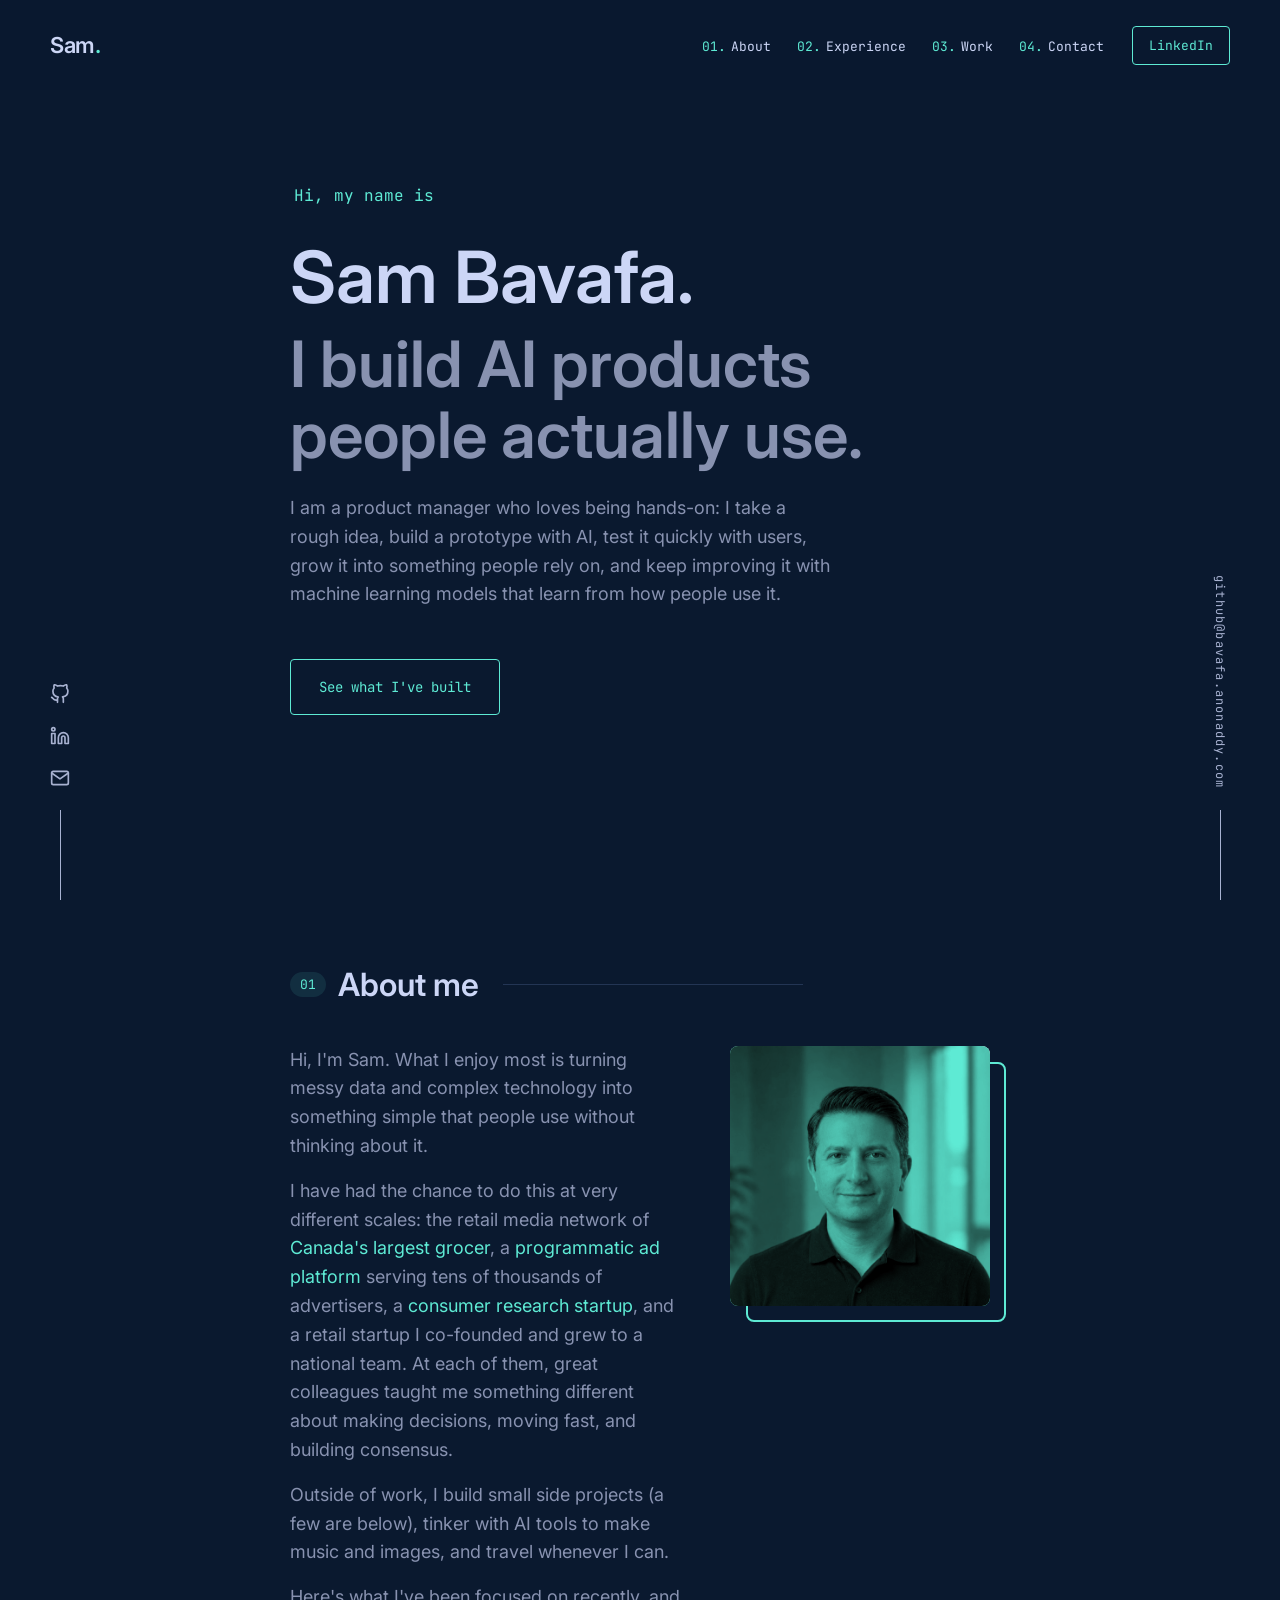
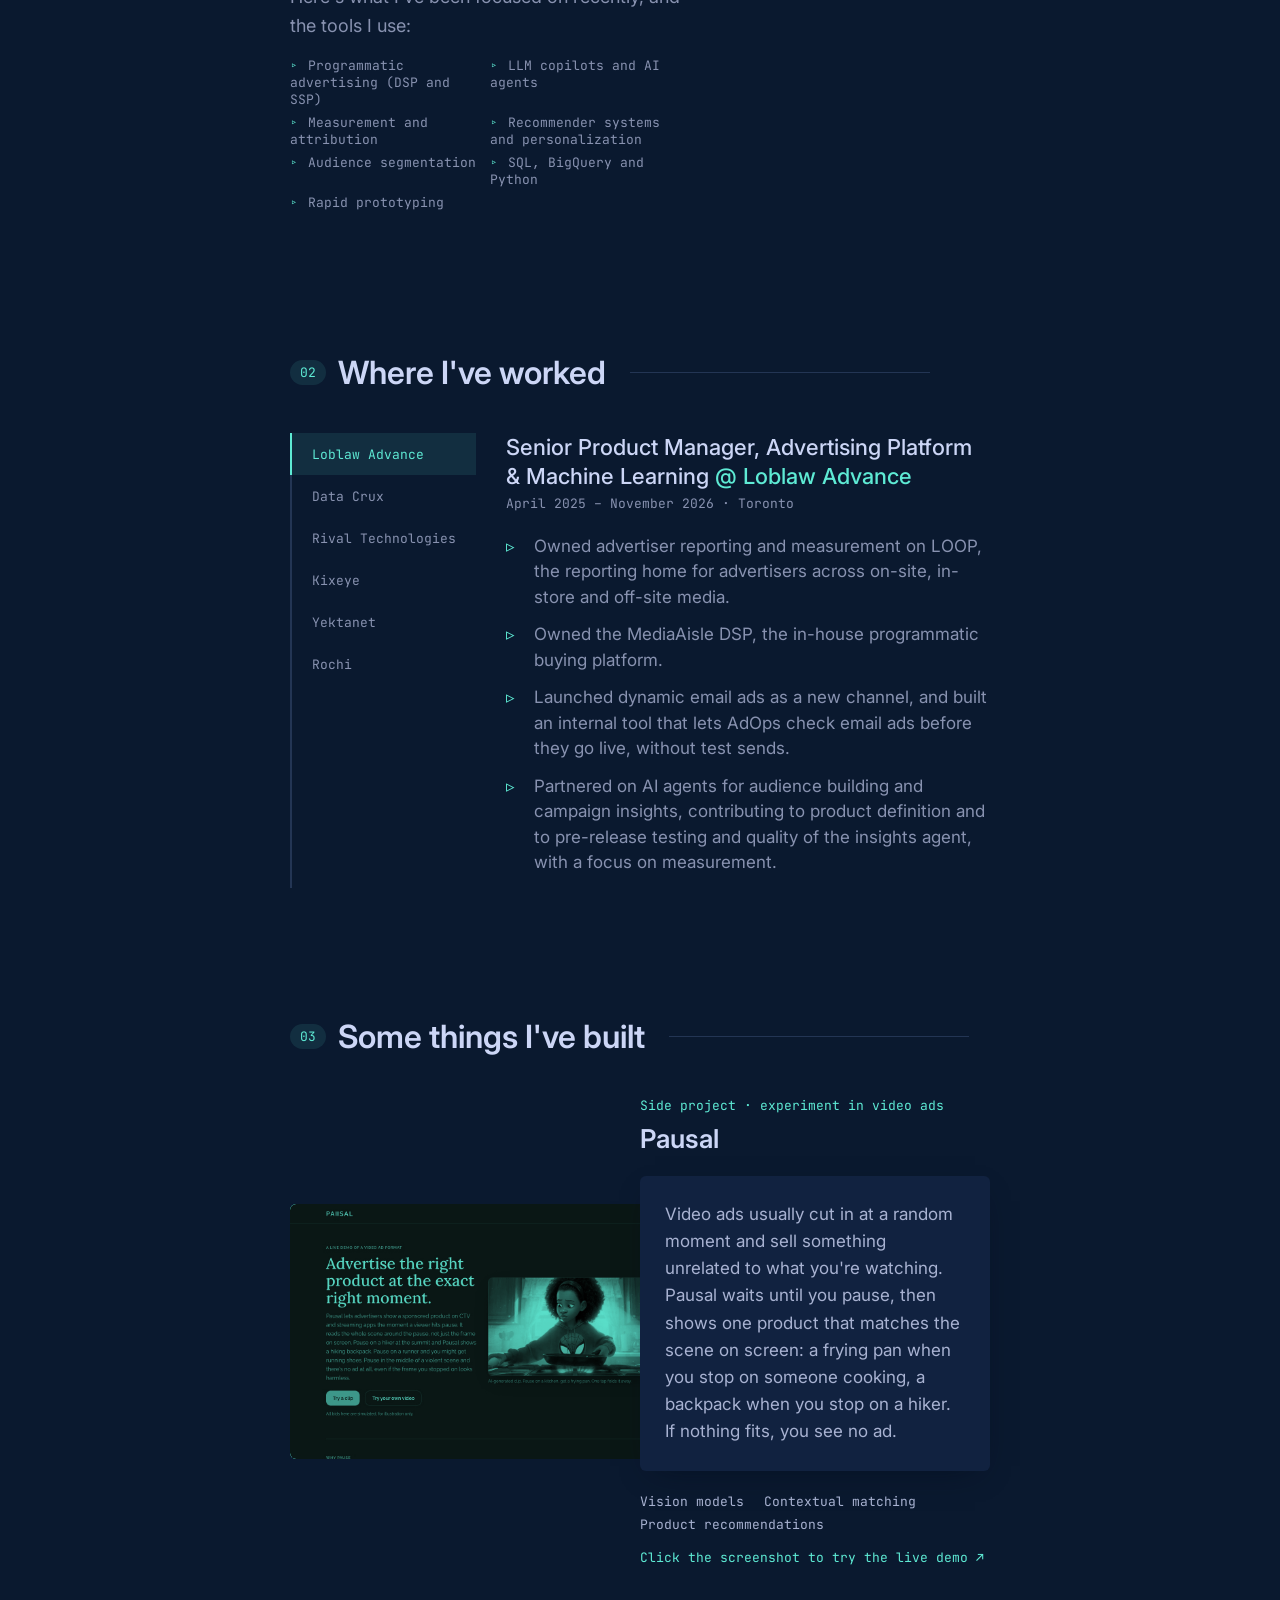
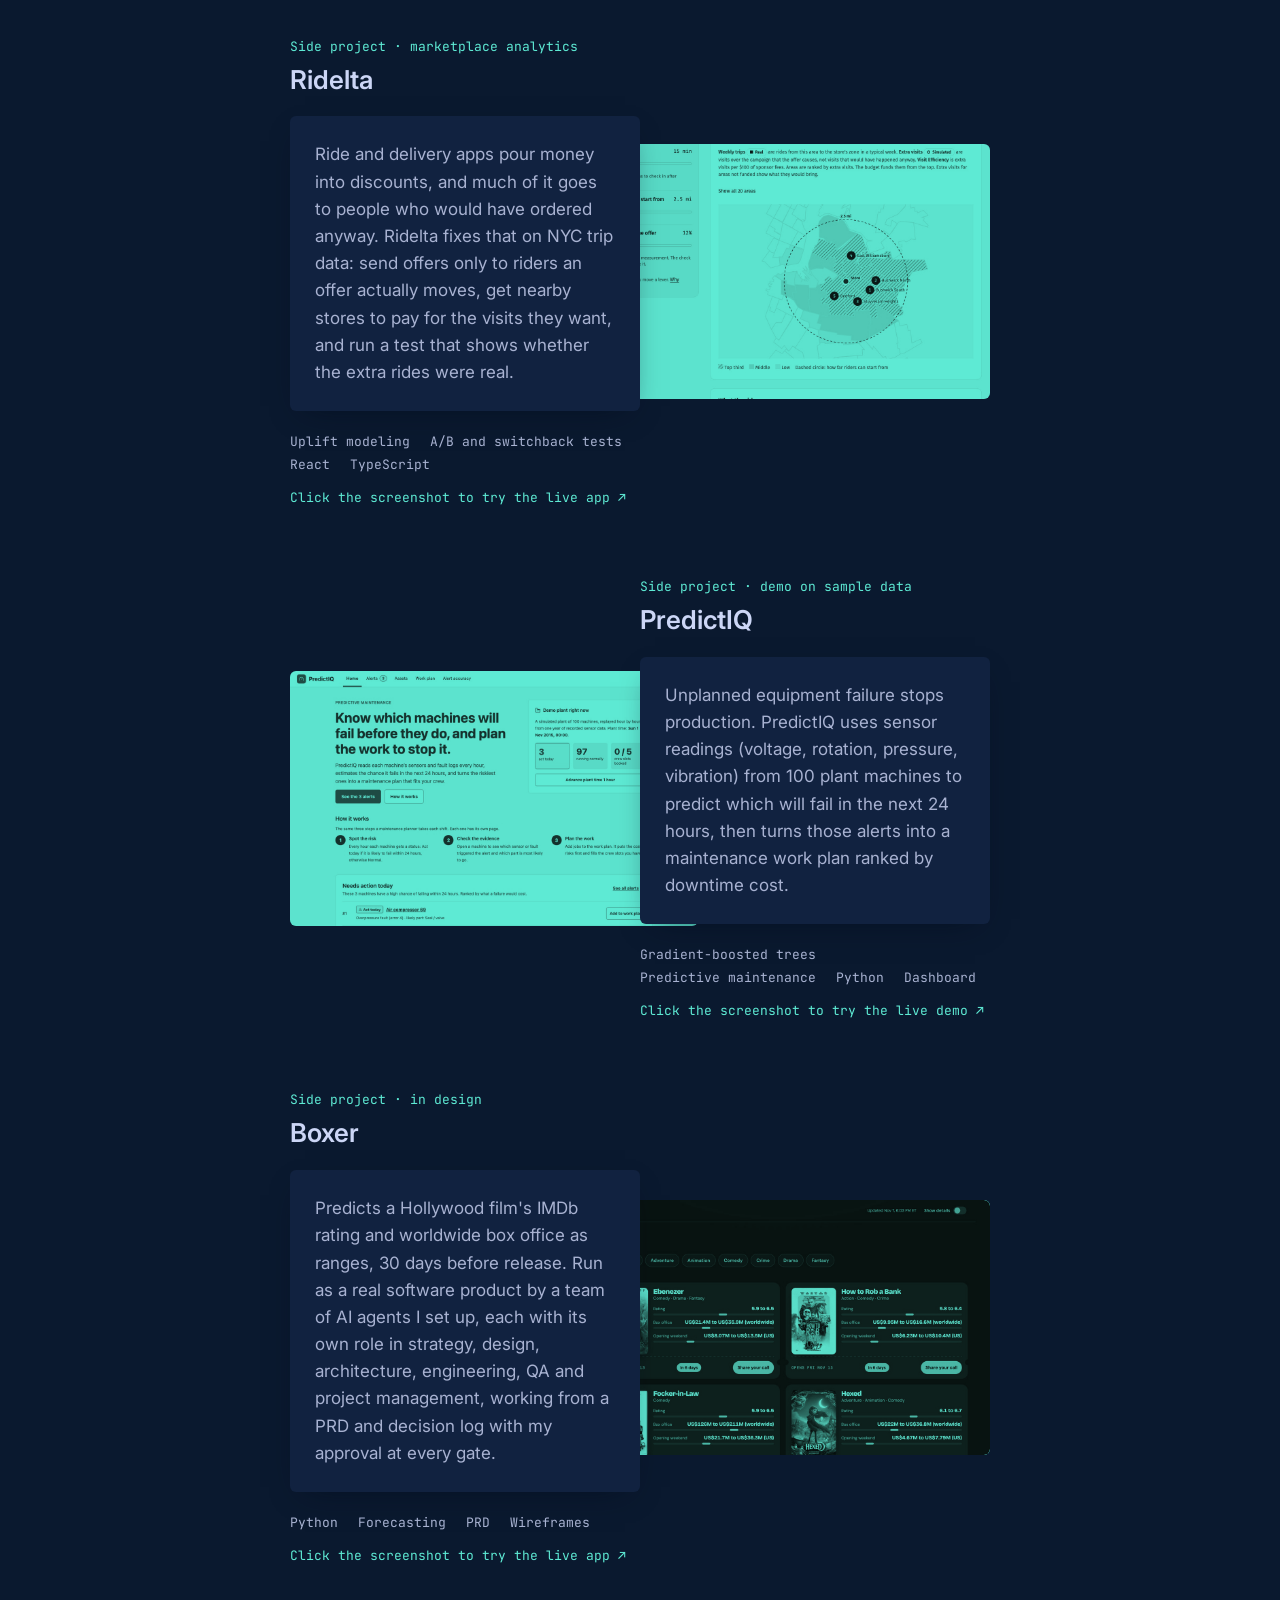
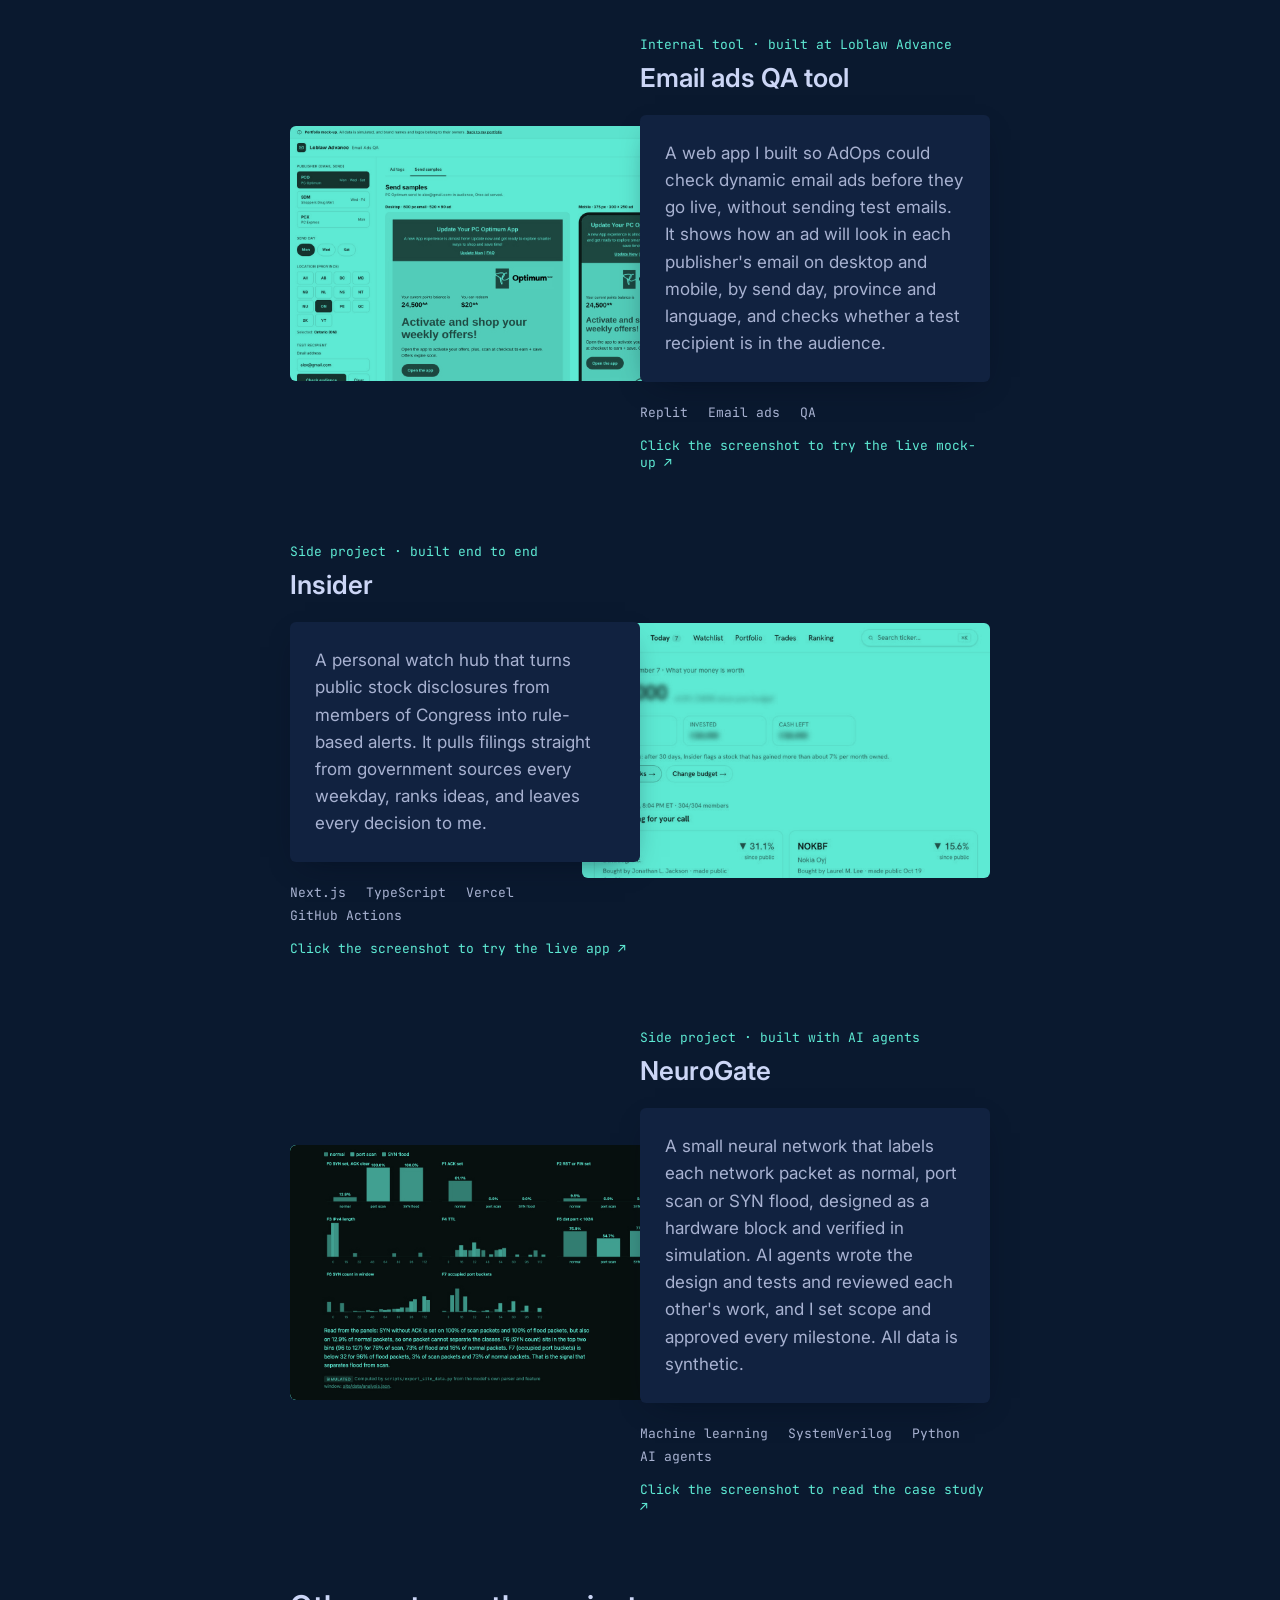
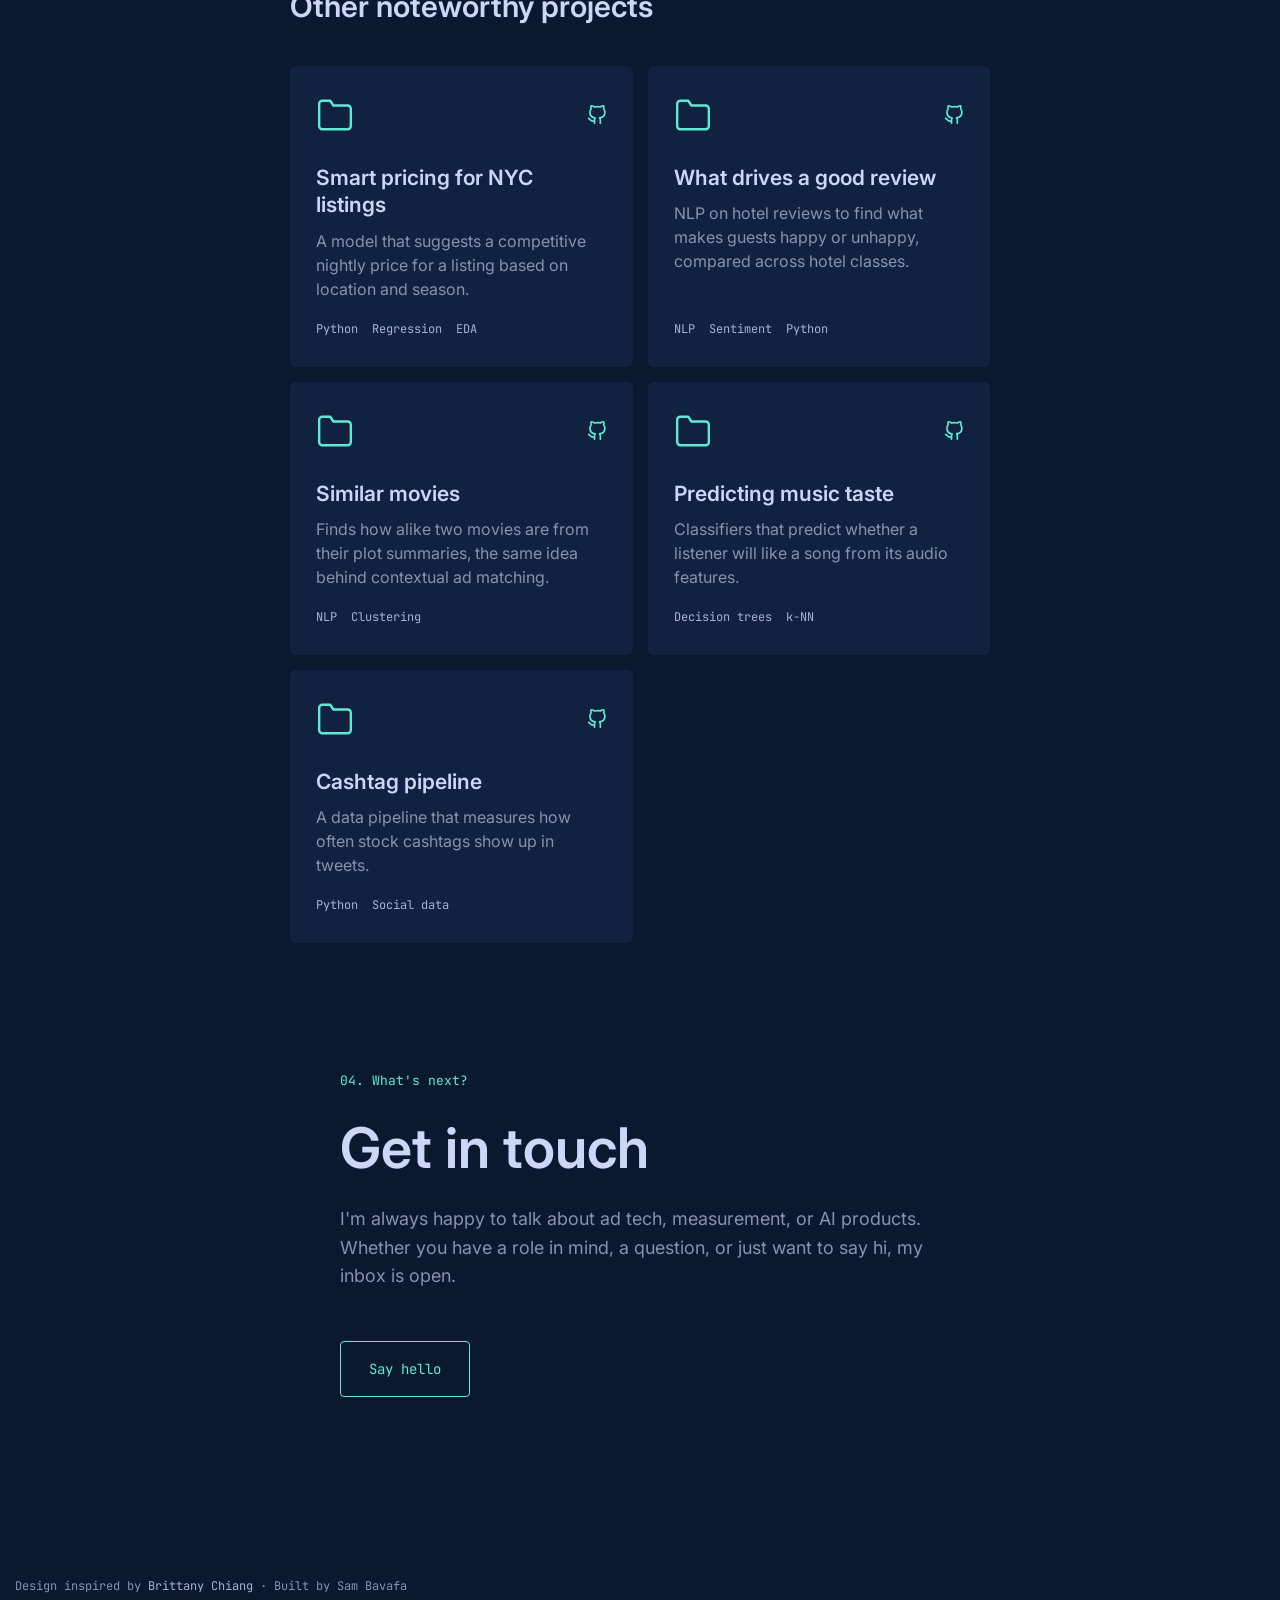
<file: index.html>
<!doctype html>
<html lang="en">
<head>
<meta charset="utf-8">
<meta name="viewport" content="width=device-width, initial-scale=1">
<title>Sam Bavafa | Product Manager</title>
<meta name="description" content="Product manager who takes AI products from a rough idea to something people rely on, then keeps improving them with data.">
<meta property="og:title" content="Sam Bavafa | Product Manager">
<meta property="og:description" content="Product manager who takes AI products from a rough idea to something people rely on, then keeps improving them with data.">
<link rel="preconnect" href="https://fonts.googleapis.com">
<link rel="preconnect" href="https://fonts.gstatic.com" crossorigin>
<link href="https://fonts.googleapis.com/css2?family=Inter:wght@400;500;600&family=JetBrains+Mono:wght@400;500&display=swap" rel="stylesheet">
<link rel="stylesheet" href="style.css">
<link rel="icon" href="data:image/svg+xml,<svg xmlns='http://www.w3.org/2000/svg' viewBox='0 0 32 32'><rect width='32' height='32' rx='8' fill='%230a192f'/><text x='16' y='21' font-family='monospace' font-size='18' fill='%235eead4' text-anchor='middle'>S</text></svg>">
</head>
<body>
<a class="skip" href="#content">Skip to content</a>

<svg width="0" height="0" style="position:absolute" aria-hidden="true">
  <symbol id="i-github" viewBox="0 0 24 24" fill="none" stroke="currentColor" stroke-width="2" stroke-linecap="round" stroke-linejoin="round"><path d="M9 19c-5 1.5-5-2.5-7-3m14 6v-3.87a3.37 3.37 0 0 0-.94-2.61c3.14-.35 6.44-1.54 6.44-7A5.44 5.44 0 0 0 20 4.77 5.07 5.07 0 0 0 19.91 1S18.73.65 16 2.48a13.38 13.38 0 0 0-7 0C6.27.65 5.09 1 5.09 1A5.07 5.07 0 0 0 5 4.77a5.44 5.44 0 0 0-1.5 3.78c0 5.42 3.3 6.61 6.44 7A3.37 3.37 0 0 0 9 18.13V22"/></symbol>
  <symbol id="i-linkedin" viewBox="0 0 24 24" fill="none" stroke="currentColor" stroke-width="2" stroke-linecap="round" stroke-linejoin="round"><path d="M16 8a6 6 0 0 1 6 6v7h-4v-7a2 2 0 0 0-4 0v7h-4v-7a6 6 0 0 1 6-6z"/><rect x="2" y="9" width="4" height="12"/><circle cx="4" cy="4" r="2"/></symbol>
  <symbol id="i-mail" viewBox="0 0 24 24" fill="none" stroke="currentColor" stroke-width="2" stroke-linecap="round" stroke-linejoin="round"><path d="M4 4h16c1.1 0 2 .9 2 2v12c0 1.1-.9 2-2 2H4c-1.1 0-2-.9-2-2V6c0-1.1.9-2 2-2z"/><polyline points="22,6 12,13 2,6"/></symbol>
  <symbol id="i-folder" viewBox="0 0 24 24" fill="none" stroke="currentColor" stroke-width="1.5" stroke-linecap="round" stroke-linejoin="round"><path d="M22 19a2 2 0 0 1-2 2H4a2 2 0 0 1-2-2V5a2 2 0 0 1 2-2h5l2 3h9a2 2 0 0 1 2 2z"/></symbol>
</svg>

<header>
  <a class="logo" href="#hero" aria-label="Home">Sam<span>.</span></a>
  <nav aria-label="Main">
    <ol>
      <li><a href="#about">About</a></li>
      <li><a href="#experience">Experience</a></li>
      <li><a href="#work">Work</a></li>
      <li><a href="#contact">Contact</a></li>
      <li class="cta"><a class="btn small" href="https://www.linkedin.com/in/bavafa">LinkedIn</a></li>
    </ol>
  </nav>
</header>

<div class="rail left">
  <a href="https://github.com/bavafa" aria-label="GitHub"><svg><use href="#i-github"/></svg></a>
  <a href="https://www.linkedin.com/in/bavafa" aria-label="LinkedIn"><svg><use href="#i-linkedin"/></svg></a>
  <a href="mailto:github@bavafa.anonaddy.com" aria-label="Email"><svg><use href="#i-mail"/></svg></a>
</div>
<div class="rail right"><a href="mailto:github@bavafa.anonaddy.com">github@bavafa.anonaddy.com</a></div>

<main id="content">
  <section id="hero">
    <p class="hi">Hi, my name is</p>
    <h1>Sam Bavafa.</h1>
    <h2>I build AI products people actually use.</h2>
    <p>I am a product manager who loves being hands-on: I take a rough idea, build a prototype with AI, test it quickly with users, grow it into something people rely on, and keep improving it with machine learning models that learn from how people use it.</p>
    <div><a class="btn" href="#work">See what I've built</a></div>
  </section>

  <section id="about">
    <h2 class="heading"><span class="num">01</span>About me</h2>
    <div class="about">
      <div>
        <p>Hi, I'm Sam. What I enjoy most is turning messy data and complex technology into something simple that people use without thinking about it.</p>
        <p>I have had the chance to do this at very different scales: the retail media network of <a href="https://www.loblawadvance.ca">Canada's largest grocer</a>, a <a href="https://www.yektanet.com">programmatic ad platform</a> serving tens of thousands of advertisers, a <a href="https://www.rivaltech.com">consumer research startup</a>, and a retail startup I co-founded and grew to a national team. At each of them, great colleagues taught me something different about making decisions, moving fast, and building consensus.</p>
        <p>Outside of work, I build small side projects (a few are below), tinker with AI tools to make music and images, and travel whenever I can.</p>
        <p>Here's what I've been focused on recently, and the tools I use:</p>
        <ul class="skills">
          <li>Programmatic advertising (DSP and SSP)</li>
          <li>LLM copilots and AI agents</li>
          <li>Measurement and attribution</li>
          <li>Recommender systems and personalization</li>
          <li>Audience segmentation</li>
          <li>SQL, BigQuery and Python</li>
          <li>Rapid prototyping</li>
        </ul>
      </div>
      <div class="photo"><div class="frame"><img src="img/sam.jpg" alt="Sam Bavafa headshot" width="600" height="600"></div></div>
    </div>
  </section>

  <section id="experience">
    <h2 class="heading"><span class="num">02</span>Where I've worked</h2>
    <div class="jobs">
      <div class="tabs" role="tablist" aria-label="Companies">
        <button role="tab" aria-selected="true" aria-controls="p0" id="t0">Loblaw Advance</button>
        <button role="tab" aria-selected="false" aria-controls="p1" id="t1" tabindex="-1">Data Crux</button>
        <button role="tab" aria-selected="false" aria-controls="p2" id="t2" tabindex="-1">Rival Technologies</button>
        <button role="tab" aria-selected="false" aria-controls="p3" id="t3" tabindex="-1">Kixeye</button>
        <button role="tab" aria-selected="false" aria-controls="p4" id="t4" tabindex="-1">Yektanet</button>
        <button role="tab" aria-selected="false" aria-controls="p5" id="t5" tabindex="-1">Rochi</button>
      </div>
      <div>
        <div class="panel" role="tabpanel" id="p0" aria-labelledby="t0">
          <h3>Senior Product Manager, Advertising Platform &amp; Machine Learning <a href="https://www.loblawadvance.ca">@ Loblaw Advance</a></h3>
          <p class="when">April 2025 – November 2026 · Toronto</p>
          <ul>
            <li>Owned advertiser reporting and measurement on LOOP, the reporting home for advertisers across on-site, in-store and off-site media.</li>
            <li>Owned the MediaAisle DSP, the in-house programmatic buying platform.</li>
            <li>Launched dynamic email ads as a new channel, and built an internal tool that lets AdOps check email ads before they go live, without test sends.</li>
            <li>Partnered on AI agents for audience building and campaign insights, contributing to product definition and to pre-release testing and quality of the insights agent, with a focus on measurement.</li>
          </ul>
        </div>
        <div class="panel" role="tabpanel" id="p1" aria-labelledby="t1" hidden>
          <h3>Product Consultant <span style="color:var(--accent)">@ Data Crux Solutions</span></h3>
          <p class="when">January 2024 – March 2025 · Vancouver</p>
          <ul>
            <li>Product and analytics consulting for retail and consumer app clients.</li>
            <li>Designed and built an AI product-recommendation tool for affiliate marketing.</li>
            <li>Used SQL to find an unexpected user segment in a consumer app, and led the product pivot toward it.</li>
          </ul>
        </div>
        <div class="panel" role="tabpanel" id="p2" aria-labelledby="t2" hidden>
          <h3>Product Manager <a href="https://www.rivaltech.com">@ Rival Technologies</a></h3>
          <p class="when">November 2022 – September 2023 · Vancouver</p>
          <ul>
            <li>Owned the roadmap for an AI research tool on a mobile-first consumer research platform.</li>
            <li>Shipped an LLM copilot for survey creation and analysis, from roadmap to market, with engineering, design, sales and operations.</li>
            <li>Built targeted distribution and user profiling tools that improved respondent engagement while reducing over-messaging.</li>
          </ul>
        </div>
        <div class="panel" role="tabpanel" id="p3" aria-labelledby="t3" hidden>
          <h3>Product Data Analyst (Internship) <a href="https://www.kixeye.com">@ Kixeye</a></h3>
          <p class="when">June 2022 – September 2022 · Victoria</p>
          <ul>
            <li>Built real-time Looker dashboards on player engagement and analyzed acquisition payback in SQL for a multiplayer mobile strategy game.</li>
          </ul>
        </div>
        <div class="panel" role="tabpanel" id="p4" aria-labelledby="t4" hidden>
          <h3>Senior AI Product Manager <a href="https://www.yektanet.com">@ Yektanet</a></h3>
          <p class="when">February 2019 – August 2021 · Tehran</p>
          <ul>
            <li>The largest programmatic ad platform in its market (SSP and DSP). Led two agile teams of product, data science and engineering, building ML-driven ad products and their reporting and attribution interfaces.</li>
            <li>Launched real-time contextual matching that serves the most relevant ad for each page.</li>
            <li>Built a real-time audience segmentation engine that turned behavioural and contextual signals into shared audiences.</li>
            <li>Shipped a content recommender, validated through A/B tests and user interviews.</li>
            <li>Launched pre-roll video ads on the market's largest video platform.</li>
          </ul>
        </div>
        <div class="panel" role="tabpanel" id="p5" aria-labelledby="t5" hidden>
          <h3>Product Lead and Co-founder <span style="color:var(--accent)">@ Rochi</span></h3>
          <p class="when">December 2016 – February 2019 · Tehran</p>
          <ul>
            <li>Co-founded an online retail platform for garment producers and led its product end to end.</li>
            <li>Launched four product lines and a consumer app.</li>
          </ul>
        </div>
      </div>
    </div>
  </section>

  <section id="work">
    <h2 class="heading"><span class="num">03</span>Some things I've built</h2>

    <div class="project">
      <a class="img" href="https://bavafa.github.io/pausal/" aria-label="Open the Pausal demo"><img src="img/pausal.jpg?v=2" alt="Pausal home page: advertise the right product at the exact right moment, beside a kitchen scene where a pause shows a frying pan" loading="lazy"></a>
      <div class="info">
        <p class="overline">Side project · experiment in video ads</p>
        <h3>Pausal</h3>
        <div class="desc">Video ads usually cut in at a random moment and sell something unrelated to what you're watching. Pausal waits until you pause, then shows one product that matches the scene on screen: a frying pan when you stop on someone cooking, a backpack when you stop on a hiker. If nothing fits, you see no ad.</div>
        <ul class="tech"><li>Vision models</li><li>Contextual matching</li><li>Product recommendations</li></ul>
        <p class="live"><a href="https://bavafa.github.io/pausal/"><span class="lg">Click the screenshot to try</span><span class="sm">Try</span> the live demo ↗</a></p>
      </div>
    </div>

    <div class="project flip">
      <a class="img" href="https://bavafa.github.io/Ridelta/" aria-label="Open the Ridelta app"><img src="img/ridelta.jpg?v=3" alt="Ridelta Sponsor page with sponsor levers and a map ranking Brooklyn neighborhoods within 2.5 miles of a store by extra visits a sponsored ride would bring" loading="lazy"></a>
      <div class="info">
        <p class="overline">Side project · marketplace analytics</p>
        <h3>Ridelta</h3>
        <div class="desc">Ride and delivery apps pour money into discounts, and much of it goes to people who would have ordered anyway. Ridelta fixes that on NYC trip data: send offers only to riders an offer actually moves, get nearby stores to pay for the visits they want, and run a test that shows whether the extra rides were real.</div>
        <ul class="tech"><li>Uplift modeling</li><li>A/B and switchback tests</li><li>React</li><li>TypeScript</li></ul>
        <p class="live"><a href="https://bavafa.github.io/Ridelta/"><span class="lg">Click the screenshot to try</span><span class="sm">Try</span> the live app ↗</a></p>
      </div>
    </div>

    <div class="project">
      <a class="img" href="https://predictiq-demo.vercel.app/" aria-label="Open the PredictIQ demo"><img src="img/predictiq.jpg?v=2" alt="PredictIQ home page showing three machines that need action today in a simulated plant of 100 machines" loading="lazy"></a>
      <div class="info">
        <p class="overline">Side project · demo on sample data</p>
        <h3>PredictIQ</h3>
        <div class="desc">Unplanned equipment failure stops production. PredictIQ uses sensor readings (voltage, rotation, pressure, vibration) from 100 plant machines to predict which will fail in the next 24 hours, then turns those alerts into a maintenance work plan ranked by downtime cost.</div>
        <ul class="tech"><li>Gradient-boosted trees</li><li>Predictive maintenance</li><li>Python</li><li>Dashboard</li></ul>
        <p class="live"><a href="https://predictiq-demo.vercel.app/"><span class="lg">Click the screenshot to try</span><span class="sm">Try</span> the live demo ↗</a></p>
      </div>
    </div>
    <div class="project flip">
      <a class="img" href="https://boxerapp.vercel.app/" aria-label="Open the Boxer app"><img src="img/boxer.jpg" alt="Boxer app showing a film with predicted rating and box office ranges" loading="lazy"></a>
      <div class="info">
        <p class="overline">Side project · in design</p>
        <h3>Boxer</h3>
        <div class="desc">Predicts a Hollywood film's IMDb rating and worldwide box office as ranges, 30 days before release. Run as a real software product by a team of AI agents I set up, each with its own role in strategy, design, architecture, engineering, QA and project management, working from a PRD and decision log with my approval at every gate.</div>
        <ul class="tech"><li>Python</li><li>Forecasting</li><li>PRD</li><li>Wireframes</li></ul>
        <p class="live"><a href="https://boxerapp.vercel.app/"><span class="lg">Click the screenshot to try</span><span class="sm">Try</span> the live app ↗</a></p>
      </div>
    </div>

    <div class="project">
      <a class="img" href="email-ads-qa/" aria-label="Open the Email ads QA tool mock-up"><img src="img/email-ads-qa.jpg" alt="Email ads QA tool showing a PC Optimum email preview on desktop and mobile" loading="lazy"></a>
      <div class="info">
        <p class="overline">Internal tool · built at Loblaw Advance</p>
        <h3>Email ads QA tool</h3>
        <div class="desc">A web app I built so AdOps could check dynamic email ads before they go live, without sending test emails. It shows how an ad will look in each publisher's email on desktop and mobile, by send day, province and language, and checks whether a test recipient is in the audience.</div>
        <ul class="tech"><li>Replit</li><li>Email ads</li><li>QA</li></ul>
        <p class="live"><a href="email-ads-qa/"><span class="lg">Click the screenshot to try</span><span class="sm">Try</span> the live mock-up ↗</a></p>
      </div>
    </div>

    <div class="project flip">
      <a class="img" href="https://insider-1shot.vercel.app/" aria-label="Open the Insider app"><img src="img/insider.jpg" alt="Insider app home page showing picks based on recent Congress stock disclosures" loading="lazy"></a>
      <div class="info">
        <p class="overline">Side project · built end to end</p>
        <h3>Insider</h3>
        <div class="desc">A personal watch hub that turns public stock disclosures from members of Congress into rule-based alerts. It pulls filings straight from government sources every weekday, ranks ideas, and leaves every decision to me.</div>
        <ul class="tech"><li>Next.js</li><li>TypeScript</li><li>Vercel</li><li>GitHub Actions</li></ul>
        <p class="live"><a href="https://insider-1shot.vercel.app/"><span class="lg">Click the screenshot to try</span><span class="sm">Try</span> the live app ↗</a></p>
      </div>
    </div>

    <div class="project">
      <a class="img" href="https://neurogate-ai.vercel.app/" aria-label="Open the NeuroGate case study"><img src="img/neurogate.jpg" alt="NeuroGate case study charts showing how each traffic class differs across eight packet features" loading="lazy"></a>
      <div class="info">
        <p class="overline">Side project · built with AI agents</p>
        <h3>NeuroGate</h3>
        <div class="desc">A small neural network that labels each network packet as normal, port scan or SYN flood, designed as a hardware block and verified in simulation. AI agents wrote the design and tests and reviewed each other's work, and I set scope and approved every milestone. All data is synthetic.</div>
        <ul class="tech"><li>Machine learning</li><li>SystemVerilog</li><li>Python</li><li>AI agents</li></ul>
        <p class="live"><a href="https://neurogate-ai.vercel.app/"><span class="lg">Click the screenshot to read</span><span class="sm">Read</span> the case study ↗</a></p>
      </div>
    </div>


    <h3 class="other-title">Other noteworthy projects</h3>
    <ul class="grid">
      <li><a class="card" href="https://github.com/bavafa/nyc_airbnb"><div class="top"><svg><use href="#i-folder"/></svg><svg style="width:20px"><use href="#i-github"/></svg></div><h4>Smart pricing for NYC listings</h4><p>A model that suggests a competitive nightly price for a listing based on location and season.</p><ul class="tech"><li>Python</li><li>Regression</li><li>EDA</li></ul></a></li>
      <li><a class="card" href="https://github.com/bavafa/hotel_review_analysis"><div class="top"><svg><use href="#i-folder"/></svg><svg style="width:20px"><use href="#i-github"/></svg></div><h4>What drives a good review</h4><p>NLP on hotel reviews to find what makes guests happy or unhappy, compared across hotel classes.</p><ul class="tech"><li>NLP</li><li>Sentiment</li><li>Python</li></ul></a></li>
      <li><a class="card" href="https://github.com/bavafa/similar-movies"><div class="top"><svg><use href="#i-folder"/></svg><svg style="width:20px"><use href="#i-github"/></svg></div><h4>Similar movies</h4><p>Finds how alike two movies are from their plot summaries, the same idea behind contextual ad matching.</p><ul class="tech"><li>NLP</li><li>Clustering</li></ul></a></li>
      <li><a class="card" href="https://github.com/bavafa/spotify-taste"><div class="top"><svg><use href="#i-folder"/></svg><svg style="width:20px"><use href="#i-github"/></svg></div><h4>Predicting music taste</h4><p>Classifiers that predict whether a listener will like a song from its audio features.</p><ul class="tech"><li>Decision trees</li><li>k-NN</li></ul></a></li>
      <li><a class="card" href="https://github.com/bavafa/cashtag-twitter-pipeline"><div class="top"><svg><use href="#i-folder"/></svg><svg style="width:20px"><use href="#i-github"/></svg></div><h4>Cashtag pipeline</h4><p>A data pipeline that measures how often stock cashtags show up in tweets.</p><ul class="tech"><li>Python</li><li>Social data</li></ul></a></li>
    </ul>
  </section>

  <section id="contact">
    <p class="overline">04. What's next?</p>
    <h2>Get in touch</h2>
    <p>I'm always happy to talk about ad tech, measurement, or AI products. Whether you have a role in mind, a question, or just want to say hi, my inbox is open.</p>
    <a class="btn" href="mailto:github@bavafa.anonaddy.com">Say hello</a>
  </section>
</main>

<footer>
  <div class="social">
    <a href="https://github.com/bavafa" aria-label="GitHub"><svg><use href="#i-github"/></svg></a>
    <a href="https://www.linkedin.com/in/bavafa" aria-label="LinkedIn"><svg><use href="#i-linkedin"/></svg></a>
    <a href="mailto:github@bavafa.anonaddy.com" aria-label="Email"><svg><use href="#i-mail"/></svg></a>
  </div>
  Design inspired by <a href="https://brittanychiang.com">Brittany Chiang</a> · Built by Sam Bavafa
</footer>

<script>
const tabs = [...document.querySelectorAll('[role=tab]')];
function select(t) {
  tabs.forEach(b => {
    const on = b === t;
    b.setAttribute('aria-selected', on);
    b.tabIndex = on ? 0 : -1;
    document.getElementById(b.getAttribute('aria-controls')).hidden = !on;
  });
  t.focus();
}
tabs.forEach((t, i) => {
  t.addEventListener('click', () => select(t));
  t.addEventListener('keydown', e => {
    const d = { ArrowDown: 1, ArrowRight: 1, ArrowUp: -1, ArrowLeft: -1 }[e.key];
    if (d) { e.preventDefault(); select(tabs[(i + d + tabs.length) % tabs.length]); }
  });
});
</script>
</body>
</html>
</file>
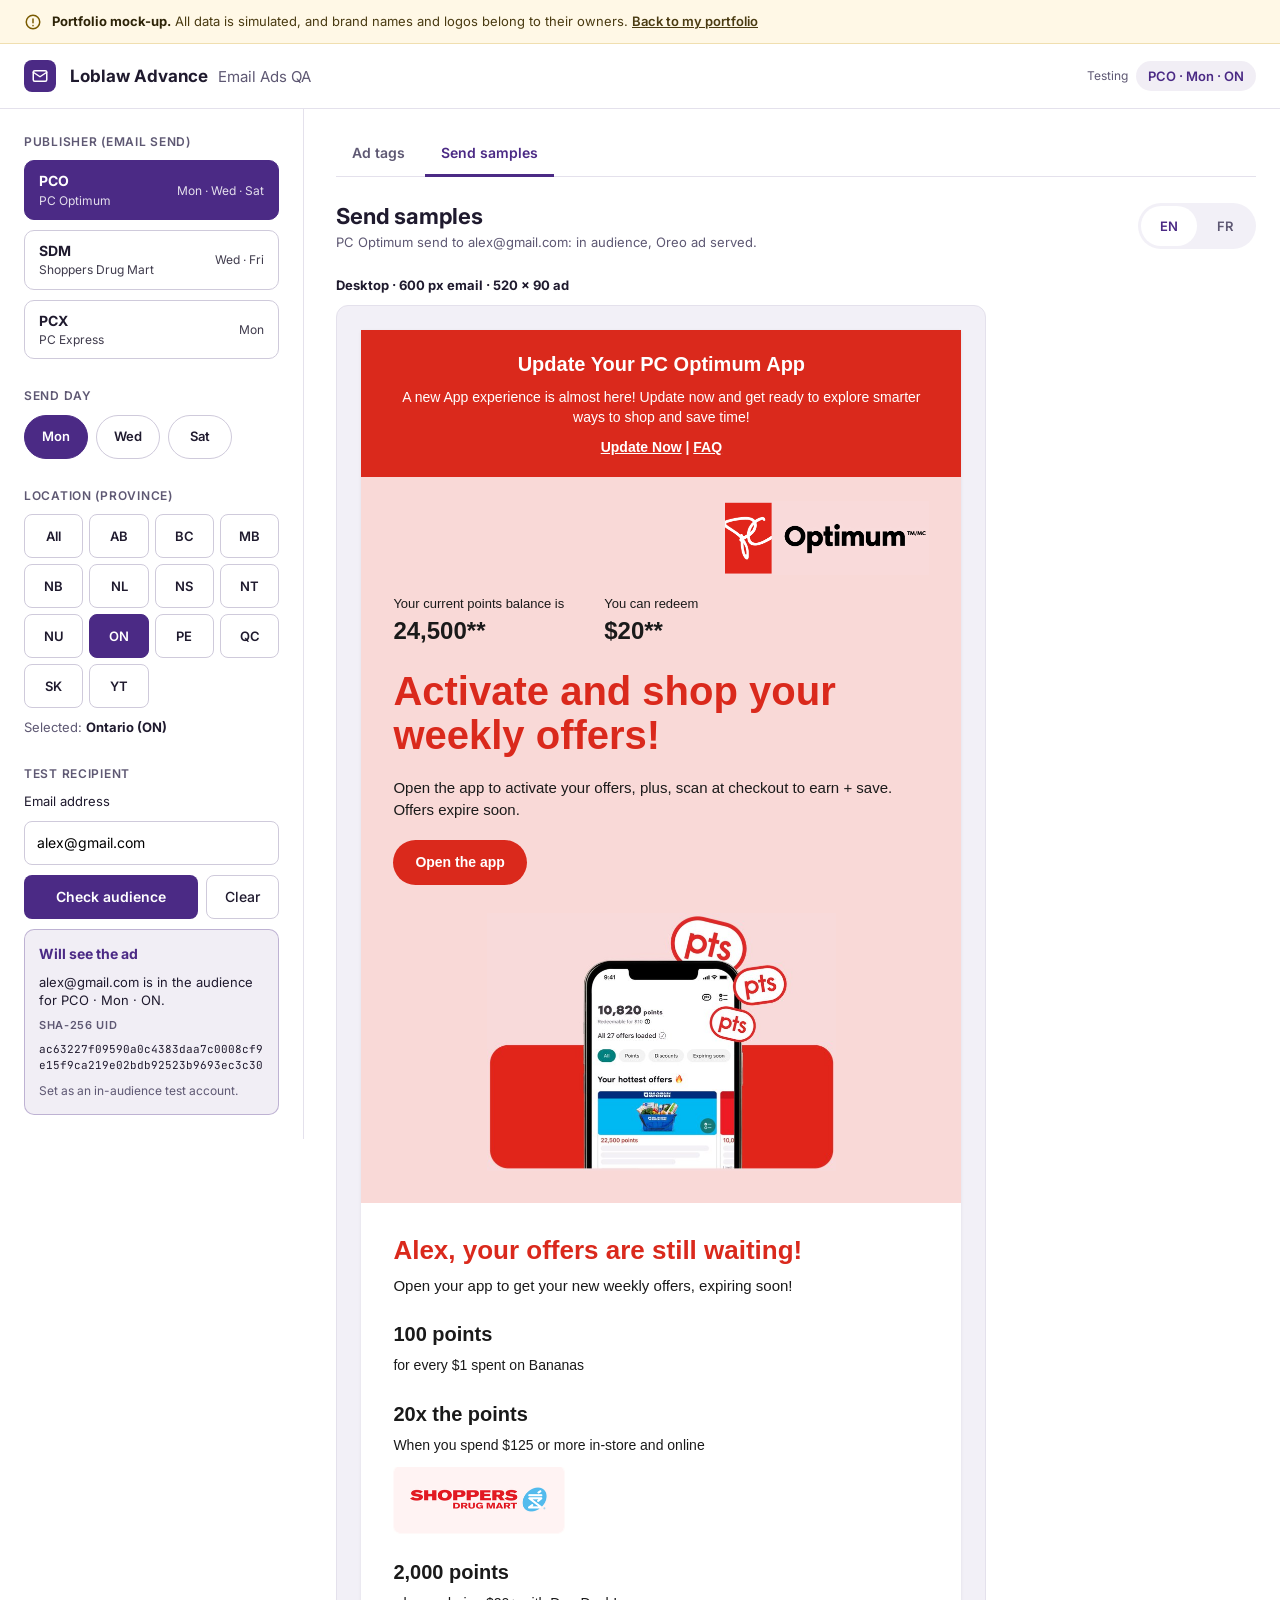
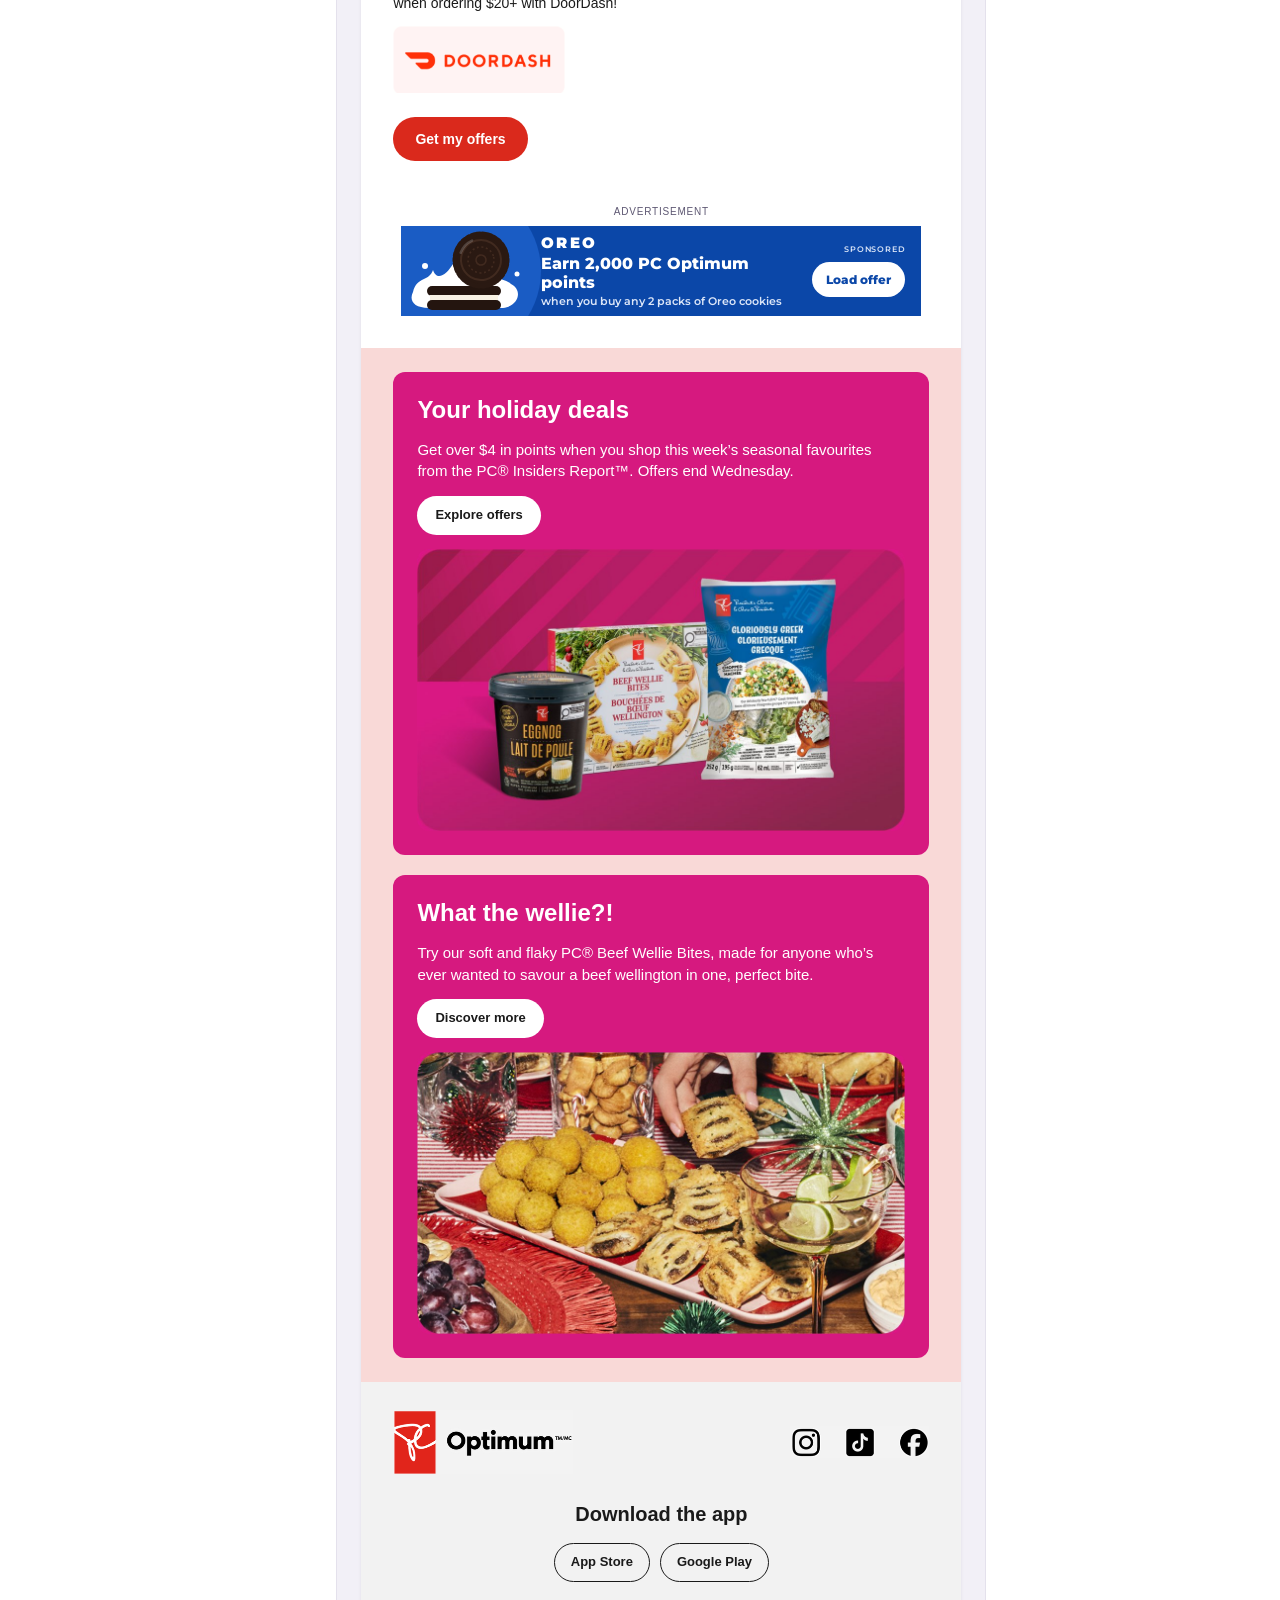
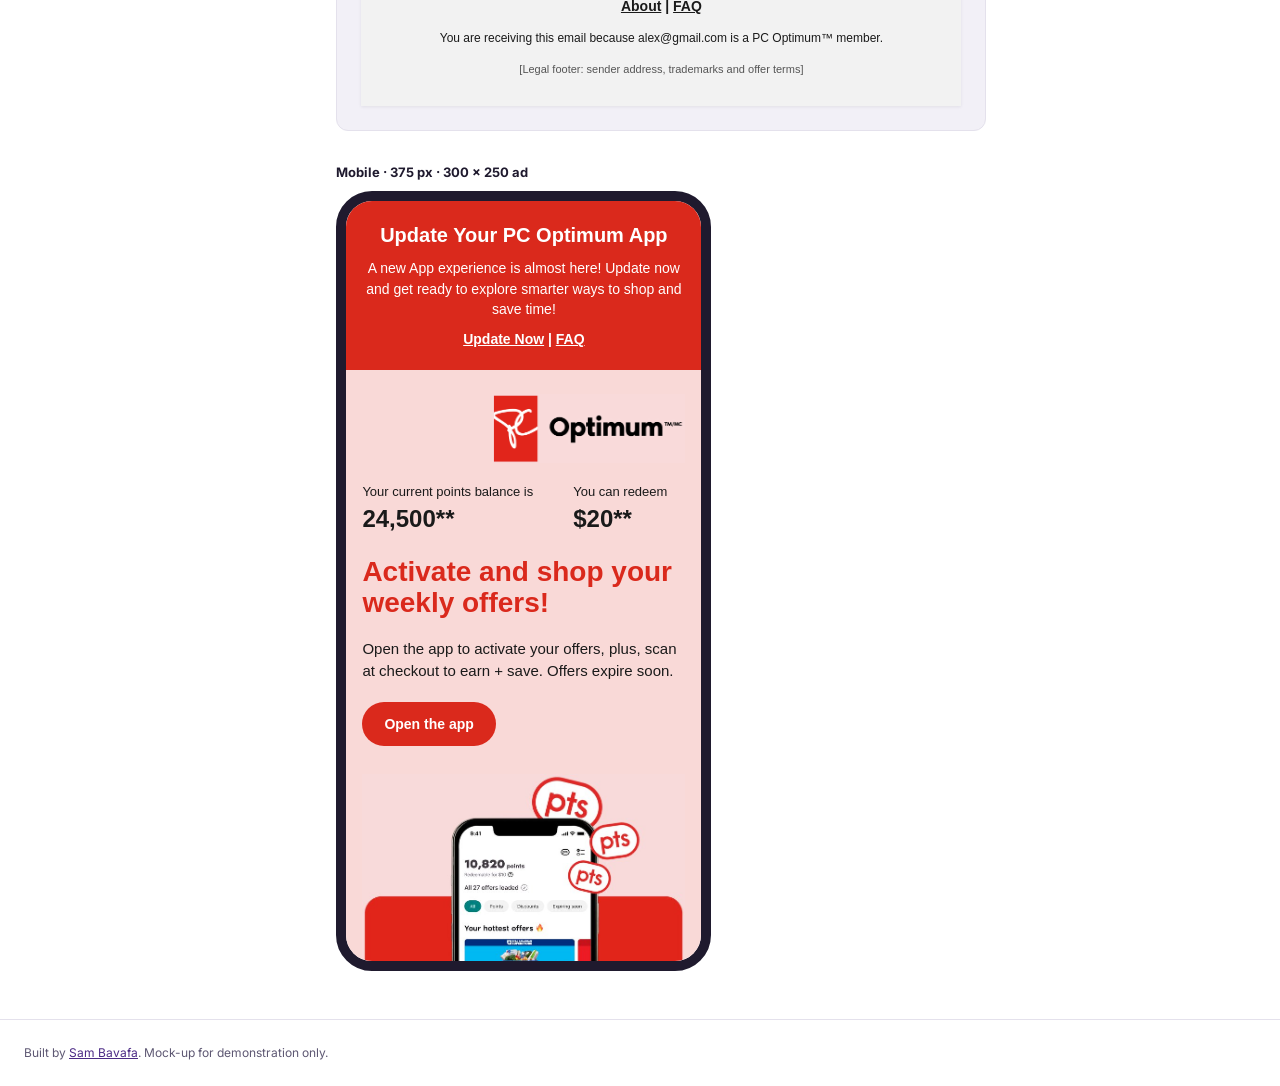
<file: email-ads-qa/index.html>
<!doctype html>
<html lang="en">
<head>
<meta charset="utf-8">
<meta name="viewport" content="width=device-width, initial-scale=1">
<title>Email Ads QA · Live mock-up · Sam Bavafa</title>
<meta name="description" content="Interactive mock-up of an email ads QA tool built at Loblaw Advance: preview ad tags and sample sends by publisher, send day, province, language and test recipient.">
<link rel="preconnect" href="https://fonts.googleapis.com">
<link href="https://fonts.googleapis.com/css2?family=Inter:wght@400;500;600;700&family=JetBrains+Mono:wght@400;500&family=Montserrat:wght@600;800;900&display=swap" rel="stylesheet">
<style>
:root{--gutter:max(24px,calc((100vw - 1600px) / 2));--brand:#4B2A85;--tint:rgba(75,42,133,.08);--ink:#1F1A2E;--muted:#5E5873;--line:#E4E1EC;--soft:#F7F6FA;--warn:#A33A00}
*{box-sizing:border-box}
body{margin:0;background:#fff;color:var(--ink);font:14px/1.45 Inter,system-ui,sans-serif}
button,input{font:inherit}
button{cursor:pointer}
a{color:var(--brand)}
.notice{background:#FFF8E6;border-bottom:1px solid #F0DFB0;padding:12px var(--gutter);font-size:13px;color:#4A3B12;display:flex;gap:10px;align-items:flex-start}
.notice strong{color:#2E2408}
.notice a{color:#4A3B12;font-weight:600}
header{display:flex;flex-wrap:wrap;align-items:center;justify-content:space-between;gap:12px 24px;padding:16px var(--gutter);border-bottom:1px solid var(--line)}
.brand{display:flex;align-items:center;gap:14px}
.mark{width:32px;height:32px;border-radius:8px;background:var(--brand);display:flex;align-items:center;justify-content:center}
.chip{padding:6px 12px;border-radius:999px;background:var(--tint);color:var(--brand);font-weight:600;font-size:13px}
.layout{display:flex;flex-wrap:wrap;align-items:flex-start;padding:0 var(--gutter)}
aside{flex:1 1 280px;max-width:100%;padding:24px 24px 24px 0;border-right:1px solid var(--line);display:flex;flex-direction:column;gap:28px}
aside section{display:flex;flex-direction:column;gap:10px}
.lbl{margin:0;font-size:12px;font-weight:600;letter-spacing:.06em;text-transform:uppercase;color:var(--muted)}
.opt{border:1px solid #CFCADB;background:#fff;color:var(--ink)}
.opt.on{background:var(--brand);border-color:var(--brand);color:#fff}
.pub{display:flex;align-items:center;justify-content:space-between;gap:8px;min-height:52px;padding:10px 14px;border-radius:10px;text-align:left}
.pub small{display:block;font-size:12px;opacity:.85}
.days{display:flex;flex-wrap:wrap;gap:8px}
.day{min-width:64px;min-height:44px;padding:0 14px;border-radius:999px;font-weight:600;font-size:13px}
.provs{display:grid;grid-template-columns:repeat(4,minmax(0,1fr));gap:6px}
.prov{min-height:44px;border-radius:8px;font-weight:600;font-size:13px}
input[type=email]{min-height:44px;width:100%;padding:0 12px;border-radius:8px;border:1px solid #CFCADB;font-size:14px}
.btn{min-height:44px;border-radius:8px;border:0;background:var(--brand);color:#fff;font-weight:600;font-size:14px;padding:0 18px}
.btn.ghost{background:#fff;color:var(--ink);border:1px solid #CFCADB;font-weight:500}
.result{display:flex;flex-direction:column;gap:8px;padding:14px;border-radius:10px;border:1px solid rgba(75,42,133,.3);background:var(--tint)}
.result.out{border-color:#F1C4AA;background:#FFF4EE}
code,.mono{font-family:'JetBrains Mono',ui-monospace,monospace}
main{flex:999 1 560px;min-width:0;padding:24px 0 48px 32px;display:flex;flex-direction:column;gap:24px}
.tabs{display:flex;gap:4px;border-bottom:1px solid var(--line);flex-wrap:wrap}
.tab{min-height:44px;padding:0 16px;border:0;border-bottom:3px solid transparent;margin-bottom:-1px;background:none;color:var(--muted);font-weight:600;font-size:14px}
.tab.on{color:var(--brand);border-color:var(--brand)}
.bar{display:flex;flex-wrap:wrap;align-items:center;justify-content:space-between;gap:12px}
h1{margin:0;font-size:22px;letter-spacing:-.01em}
.sub{margin:0;color:var(--muted);font-size:13px}
.lang-card{display:flex;flex-direction:column;gap:16px;padding:20px;border:1px solid var(--line);border-radius:14px}
.slots{display:flex;flex-wrap:wrap;gap:24px;align-items:flex-start}
.slot{display:flex;flex-direction:column;gap:10px;max-width:100%}
.frame{overflow:hidden;border:1px dashed #CFCADB;background:var(--soft);display:flex;align-items:center;justify-content:center;color:var(--muted);font-size:13px;text-align:center}
.frame.r{border-color:transparent;background:#fff;display:block;text-align:left}
.url{display:flex;gap:8px;align-items:flex-start;max-width:100%}
.url code{flex:1;min-width:0;padding:8px 10px;border-radius:6px;background:var(--soft);font-size:11px;word-break:break-all}
.copy{min-width:64px;min-height:36px;border-radius:6px;border:1px solid #CFCADB;background:#fff;font-size:12px;font-weight:600}
.seg{display:flex;padding:3px;border-radius:999px;background:#F2F0F7}
.seg button{min-width:56px;min-height:40px;border:0;border-radius:999px;background:none;color:var(--muted);font-weight:600;font-size:13px}
.seg button.on{background:#fff;color:var(--brand)}
.previews{display:flex;flex-wrap:wrap;gap:32px;align-items:flex-start}
.desk{max-width:100%;overflow-x:auto;border-radius:12px;border:1px solid var(--line);background:#F2F0F7;padding:24px}
.desk>div{width:600px;background:#fff;box-shadow:0 1px 3px rgba(31,26,46,.08)}
.phone{width:375px;max-width:100%;border-radius:36px;border:10px solid var(--ink);overflow:hidden;background:#fff}
.phone>div{height:760px;overflow-y:auto}
.scroll{max-width:100%;overflow-x:auto}
/* email */
.em{font:14px/1.45 Arial,Helvetica,sans-serif;color:#1A1A1A;background:#fff}
.em img{display:block;max-width:100%;height:auto}
.em .pill{display:inline-block;padding:12px 22px;border-radius:999px;font-weight:700;text-decoration:none}
.em .col{display:flex;flex-direction:column}
.em .split{display:flex;flex-wrap:wrap;gap:20px;align-items:center}
.em .split>*{flex:1 1 220px}
.adslot{display:flex;flex-direction:column;align-items:center;gap:6px;padding:12px 0 32px;background:#fff}
.adslot>span{font-size:10px;letter-spacing:.08em;text-transform:uppercase;color:#5E5873}
.noad{border:1px dashed #B9B3C6;display:flex;align-items:center;justify-content:center;text-align:center;padding:12px;color:var(--warn);font-size:13px}
/* ad */
.ad{position:relative;overflow:hidden;background:#0B47A8;color:#fff;font-family:Montserrat,Arial,sans-serif}
.ad .glow{position:absolute;border-radius:50%;background:#1A5CC4}
footer.site{padding:24px var(--gutter);border-top:1px solid var(--line);font-size:12px;color:var(--muted)}
@media (max-width:640px){:root{--gutter:16px}main{padding-left:0}aside{border-right:0;border-bottom:1px solid var(--line);padding:16px 0}}
</style>
</head>
<body>

<div class="notice" role="note">
  <svg width="18" height="18" viewBox="0 0 24 24" fill="none" stroke="#7A5B00" stroke-width="2" stroke-linecap="round" stroke-linejoin="round" aria-hidden="true" style="flex:0 0 auto;margin-top:1px"><circle cx="12" cy="12" r="9"/><path d="M12 8v5M12 16.5v.5"/></svg>
  <span><strong>Portfolio mock-up.</strong> All data is simulated, and brand names and logos belong to their owners. <a href="https://bavafa.github.io/">Back to my portfolio</a></span>
</div>

<header>
  <div class="brand">
    <div class="mark"><svg width="18" height="18" viewBox="0 0 24 24" fill="none" stroke="#fff" stroke-width="2" stroke-linecap="round" stroke-linejoin="round" aria-hidden="true"><rect x="3" y="5" width="18" height="14" rx="2"/><path d="M3 7l9 6 9-6"/></svg></div>
    <div><span style="font-weight:700;font-size:17px">Loblaw Advance</span> <span style="color:var(--muted);font-size:15px;margin-left:6px">Email Ads QA</span></div>
  </div>
  <div style="display:flex;align-items:center;gap:8px"><span style="font-size:12px;color:var(--muted)">Testing</span><span class="chip" id="summary"></span></div>
</header>

<div class="layout">
  <aside>
    <section><h2 class="lbl">Publisher (email send)</h2><div id="pubs" class="col" style="display:flex;flex-direction:column;gap:10px"></div></section>
    <section><h2 class="lbl">Send day</h2><div id="days" class="days"></div></section>
    <section><h2 class="lbl">Location (province)</h2><div id="provs" class="provs"></div><p class="sub">Selected: <strong id="provName" style="color:var(--ink)"></strong></p></section>
    <section>
      <h2 class="lbl">Test recipient</h2>
      <label for="email" style="font-size:13px">Email address</label>
      <input id="email" type="email" placeholder="name@example.com" value="alex@gmail.com" autocomplete="off">
      <div style="display:flex;gap:8px"><button class="btn" id="check" style="flex:1">Check audience</button><button class="btn ghost" id="clear">Clear</button></div>
      <p id="err" style="margin:0;font-size:13px;color:var(--warn)" hidden></p>
      <div id="result"></div>
    </section>
  </aside>

  <main>
    <div class="tabs" role="tablist" aria-label="View">
      <button class="tab" role="tab" data-tab="tags">Ad tags</button>
      <button class="tab" role="tab" data-tab="sample">Send samples</button>
    </div>
    <div id="view"></div>
  </main>
</div>

<footer class="site">Built by <a href="https://bavafa.github.io/">Sam Bavafa</a>. Mock-up for demonstration only.</footer>

<script>
(function(){
var A='assets/';
var PUBS=[{id:'pco',code:'PCO',name:'PC Optimum',days:['Mon','Wed','Sat']},{id:'sdm',code:'SDM',name:'Shoppers Drug Mart',days:['Wed','Fri']},{id:'pcx',code:'PCX',name:'PC Express',days:['Mon']}];
var PROVS=[['ALL','All provinces'],['AB','Alberta'],['BC','British Columbia'],['MB','Manitoba'],['NB','New Brunswick'],['NL','Newfoundland and Labrador'],['NS','Nova Scotia'],['NT','Northwest Territories'],['NU','Nunavut'],['ON','Ontario'],['PE','Prince Edward Island'],['QC','Quebec'],['SK','Saskatchewan'],['YT','Yukon']];
var KNOWN={'alex@gmail.com':true};
var S={pub:'pco',day:'Mon',prov:'ON',tab:'sample',lang:'EN',check:null,rendered:false,at:'',copied:''};

function esc(v){return String(v).replace(/[&<>"']/g,function(c){return{'&':'&amp;','<':'&lt;','>':'&gt;','"':'&quot;',"'":'&#39;'}[c];});}
function $(id){return document.getElementById(id);}
function pub(){return PUBS.filter(function(p){return p.id===S.pub;})[0];}
function provLabel(){return S.prov==='ALL'?'All provinces':S.prov;}
function summary(){var p=pub();return p.code+' · '+S.day+' · '+provLabel();}
function blocked(){return !!(S.check&&!S.check.inAud);}

async function sha256(t){if(!(window.crypto&&crypto.subtle))return null;var b=await crypto.subtle.digest('SHA-256',new TextEncoder().encode(t));return Array.from(new Uint8Array(b)).map(function(x){return x.toString(16).padStart(2,'0');}).join('');}
async function doCheck(){
  var e=$('email').value.trim().toLowerCase();
  if(!/^[^\s@]+@[^\s@]+\.[^\s@]+$/.test(e)){$('err').textContent='Enter a valid email address.';$('err').hidden=false;S.check=null;render();return;}
  $('err').hidden=true;
  var h=null;try{h=await sha256(e);}catch(x){}
  var known=Object.prototype.hasOwnProperty.call(KNOWN,e);
  S.check={email:e,hash:h||'Hashing unavailable in this browser',known:known,inAud:known?KNOWN[e]:(h?parseInt(h[0],16)%2===0:false)};
  render();
}
function select(p){Object.assign(S,{rendered:false,at:'',copied:''},p);render();}

/* ---------- Oreo ad ---------- */
var AD={EN:{label:'Sponsored',h:'Earn 2,000 PC Optimum points',sub:'when you buy any 2 packs of Oreo cookies',cta:'Load offer',fine:'Offer valid Nov 9 to 15, 2026. Load in the app before you shop.'},
FR:{label:'Commandité',h:'Obtenez 2 000 points PC Optimum',sub:'à l’achat de 2 emballages de biscuits Oreo',cta:'Charger l’offre',fine:'Offre valide du 9 au 15 nov. 2026. Chargez-la dans l’appli avant vos achats.'}};
function cookieSvg(w,h,big){
  var s=big?1.3:1;
  return '<svg width="'+w+'" height="'+h+'" viewBox="0 0 '+(big?150:122)+' '+(big?120:90)+'" role="img" aria-label="Chocolate sandwich cookies with a milk splash" style="position:relative;flex:0 0 auto">'+
  (big?'<path d="M8 90 C12 70 28 76 32 60 C38 76 52 66 58 52 C64 70 84 64 90 52 C96 70 120 66 130 78 C146 86 140 108 120 110 L26 110 C6 110 2 100 8 90 Z" fill="#fff"/><circle cx="22" cy="54" r="4" fill="#fff"/><circle cx="138" cy="64" r="3" fill="#fff"/><rect x="26" y="80" width="96" height="13" rx="6.5" fill="#24150F"/><rect x="30" y="92" width="88" height="8" fill="#F8F2E4"/><rect x="26" y="99" width="96" height="13" rx="6.5" fill="#24150F"/><g transform="rotate(-14 92 46)"><circle cx="92" cy="46" r="34" fill="#2A1912" stroke="#2A1912" stroke-width="6" stroke-dasharray="3.6 2.8" stroke-linecap="round"/><circle cx="92" cy="46" r="26" fill="none" stroke="#412A1F" stroke-width="2.4"/><circle cx="92" cy="46" r="17" fill="none" stroke="#412A1F" stroke-width="2" stroke-dasharray="2.4 3"/><circle cx="92" cy="46" r="7" fill="none" stroke="#412A1F" stroke-width="2"/><path d="M68 30 A29 29 0 0 1 86 18" fill="none" stroke="#fff" stroke-opacity=".18" stroke-width="3" stroke-linecap="round"/></g>'
  :'<path d="M6 66 C10 50 22 56 26 44 C30 56 40 48 46 38 C50 52 66 48 70 40 C76 54 96 50 104 58 C116 64 112 80 96 82 L22 82 C6 82 2 74 6 66 Z" fill="#fff"/><circle cx="18" cy="40" r="3" fill="#fff"/><circle cx="110" cy="48" r="2.5" fill="#fff"/><rect x="20" y="60" width="74" height="10" rx="5" fill="#24150F"/><rect x="23" y="69" width="68" height="6" fill="#F8F2E4"/><rect x="20" y="74" width="74" height="10" rx="5" fill="#24150F"/><g transform="rotate(-14 74 34)"><circle cx="74" cy="34" r="26" fill="#2A1912" stroke="#2A1912" stroke-width="5" stroke-dasharray="3 2.4" stroke-linecap="round"/><circle cx="74" cy="34" r="20" fill="none" stroke="#412A1F" stroke-width="2"/><circle cx="74" cy="34" r="13" fill="none" stroke="#412A1F" stroke-width="1.6" stroke-dasharray="2 2.6"/><circle cx="74" cy="34" r="5" fill="none" stroke="#412A1F" stroke-width="1.6"/><path d="M56 22 A22 22 0 0 1 70 13" fill="none" stroke="#fff" stroke-opacity=".18" stroke-width="2.5" stroke-linecap="round"/></g>')+'</svg>';
}
function ad(size,lang){
  var c=AD[lang];
  if(size==='lb') return '<div class="ad" style="width:520px;height:90px;display:flex;align-items:center;gap:12px;padding:0 16px 0 6px"><div class="glow" style="left:-30px;top:-40px;width:170px;height:170px"></div>'+cookieSvg(122,90,false)+
    '<div style="position:relative;flex:1;min-width:0;display:flex;flex-direction:column;gap:2px"><span style="font-size:15px;font-weight:900;letter-spacing:.14em">OREO</span><span style="font-size:16px;font-weight:800;line-height:1.15">'+c.h+'</span><span style="font-size:11px;font-weight:600;color:#DCE6F8">'+c.sub+'</span></div>'+
    '<div style="position:relative;display:flex;flex-direction:column;align-items:flex-end;gap:6px"><span style="font-size:8px;font-weight:600;letter-spacing:.1em;text-transform:uppercase;color:#DCE6F8">'+c.label+'</span><span style="padding:9px 14px;border-radius:999px;background:#fff;color:#0B47A8;font-weight:800;font-size:12px;white-space:nowrap">'+c.cta+'</span></div></div>';
  return '<div class="ad" style="width:300px;height:250px;padding:16px 18px 14px;display:flex;flex-direction:column"><div class="glow" style="right:-60px;bottom:-70px;width:240px;height:240px"></div>'+
    '<div style="position:relative;display:flex;align-items:center;justify-content:space-between"><span style="font-size:26px;font-weight:900;letter-spacing:.14em">OREO</span><span style="font-size:8px;font-weight:600;letter-spacing:.1em;text-transform:uppercase;color:#DCE6F8">'+c.label+'</span></div>'+
    '<span style="position:relative;margin-top:8px;font-size:21px;font-weight:800;line-height:1.12;max-width:200px">'+c.h+'</span><span style="position:relative;margin-top:6px;font-size:12px;font-weight:600;color:#DCE6F8;max-width:160px">'+c.sub+'</span>'+
    '<div style="position:relative;margin-top:auto;display:flex;flex-direction:column;gap:8px;align-items:flex-start"><span style="padding:9px 16px;border-radius:999px;background:#fff;color:#0B47A8;font-weight:800;font-size:13px">'+c.cta+'</span><span style="font-size:8px;font-weight:600;color:#DCE6F8;max-width:120px;line-height:1.3">'+c.fine+'</span></div>'+
    '<div style="position:absolute;right:0;bottom:6px">'+cookieSvg(150,120,true)+'</div></div>';
}

/* ---------- email copy ---------- */
var COM={EN:{adLabel:'Advertisement',noAd:'No ad served: recipient not in audience'},FR:{adLabel:'Publicité',noAd:'Aucune pub : destinataire hors audience'}};
var C={
pco:{EN:{bt:'Update Your PC Optimum App',bb:'A new App experience is almost here! Update now and get ready to explore smarter ways to shop and save time!',up:'Update Now',bl:'Your current points balance is',bv:'24,500**',rl:'You can redeem',rv:'$20**',hl:'Activate and shop your weekly offers!',body:'Open the app to activate your offers, plus, scan at checkout to earn + save. Offers expire soon.',open:'Open the app',wait:'{name}, your offers are still waiting!',waitSub:'Open your app to get your new weekly offers, expiring soon!',
  offers:[['100 points','for every $1 spent on Bananas',''],['20x the points','When you spend $125 or more in-store and online','pco-chip-sdm.png'],['2,000 points','when ordering $20+ with DoorDash!','pco-chip-doordash.png']],get:'Get my offers',
  cards:[['Your holiday deals','Get over $4 in points when you shop this week’s seasonal favourites from the PC® Insiders Report™. Offers end Wednesday.','Explore offers','pco-holiday.jpg'],['What the wellie?!','Try our soft and flaky PC® Beef Wellie Bites, made for anyone who’s ever wanted to savour a beef wellington in one, perfect bite.','Discover more','pco-wellie.jpg']],
  dl:'Download the app',about:'About',rec:'You are receiving this email because {email} is a PC Optimum™ member.'},
 FR:{bt:'Mettez à jour votre appli PC Optimum',bb:'Une nouvelle expérience appli arrive bientôt! Faites la mise à jour et découvrez des façons plus futées de magasiner et de gagner du temps!',up:'Mettre à jour',bl:'Votre solde de points actuel est de',bv:'24 500**',rl:'Vous pouvez échanger',rv:'20 $**',hl:'Activez et profitez de vos offres de la semaine!',body:'Ouvrez l’appli pour activer vos offres, puis balayez-la à la caisse pour accumuler et économiser. Les offres expirent bientôt.',open:'Ouvrir l’appli',wait:'{name}, vos offres vous attendent toujours!',waitSub:'Ouvrez votre appli pour obtenir vos nouvelles offres de la semaine, qui expirent bientôt!',
  offers:[['100 points','par tranche de 1 $ dépensée en bananes',''],['20x les points','à l’achat de 125 $ ou plus en magasin et en ligne','pco-chip-sdm.png'],['2 000 points','à l’achat de 20 $ ou plus avec DoorDash!','pco-chip-doordash.png']],get:'Obtenir mes offres',
  cards:[['Vos aubaines des Fêtes','Obtenez plus de 4 $ en points à l’achat des favoris saisonniers de la semaine du Rapport des initiés PC. Les offres se terminent mercredi.','Découvrir les offres','pco-holiday.jpg'],['Wellington en bouchées!','Essayez nos bouchées de bœuf Wellington PC, tendres et feuilletées, pour savourer un bœuf Wellington en une seule bouchée parfaite.','En savoir plus','pco-wellie.jpg']],
  dl:'Téléchargez l’appli',about:'À propos',rec:'Vous recevez ce courriel parce que {email} est membre PC Optimum.'}},
sdm:{EN:{tag:'Proudly Canadian owned and operated',nav:['Flyer Deals','Find a Location','Load your Offers'],flyer:'Check this Week’s Flyer Deals',pl:'{name}, you have 24,500 points',pv:'That’s a $20 value!',ex:'SHOPPERS DRUG MART EXCLUSIVE',bogo:'Buy 1 get 1 free when you buy participating products',date:'Tuesday, Nov 3',bt:'Buy one get one free',bb:'Almost any Dove, Tresemme or Axe products',go:'Get Offer',ch:'In-store & Online',bd:'Monday, Nov 2 to Thursday, Nov 5',btt:'Get 20x the points',bbd:'when you spend $75 or more on beauty.',badge:'That’s 30% back in points!',shop:'Shop now',find:'Find a store',gt:'Get ready to get holiday gifting',gb:'Discover great gifts for everyone and every budget.',h1:'Is it pollen or my pet?',h1b:'Chat with PC Health™',h1c:'Start now',h2:'Health questions? Ask PC Health™',h2b:'Getting you from trusted information to trusted care.',h2c:'Try it now',fb:'{name}, did you like this email?',dl:'Download the Shoppers Drug Mart™ app',links:['Unsubscribe','SMS Opt-in','Contact us','Privacy Policy'],rec:'You are receiving this email because {email} is a PC Optimum member.'},
 FR:{tag:'Fièrement canadienne',nav:['Aubaines de la circulaire','Trouver une succursale','Charger vos offres'],flyer:'Voyez les aubaines de la circulaire de la semaine',pl:'{name}, vous avez 24 500 points',pv:'Une valeur de 20 $!',ex:'EXCLUSIVITÉ SHOPPERS DRUG MART',bogo:'Achetez-en 1, obtenez-en 1 gratuit',date:'Mardi 3 nov.',bt:'Achetez-en un, obtenez-en un gratuit',bb:'Presque tous les produits Dove, Tresemme ou Axe',go:'Obtenir l’offre',ch:'En magasin et en ligne',bd:'Du lundi 2 nov. au jeudi 5 nov.',btt:'Obtenez 20x les points',bbd:'à l’achat de 75 $ ou plus en beauté.',badge:'30 % de retour en points!',shop:'Magasiner',find:'Trouver une succursale',gt:'Préparez vos cadeaux des Fêtes',gb:'Découvrez de superbes cadeaux pour tous et pour tous les budgets.',h1:'Pollen ou animal de compagnie?',h1b:'Clavardez avec PC Santé',h1c:'Commencer',h2:'Des questions sur la santé? Demandez à PC Santé',h2b:'De l’information fiable à des soins de confiance.',h2c:'Essayer',fb:'{name}, avez-vous aimé ce courriel?',dl:'Téléchargez l’appli Shoppers Drug Mart',links:['Se désabonner','Inscription SMS','Nous joindre','Confidentialité'],rec:'Vous recevez ce courriel parce que {email} est membre PC Optimum.'}},
pcx:{EN:{greet:'Way to go, {name}!',bal:'Current PC Optimum™ balance: 24,500 points',low:'$20',red:'Redeemable for <b>$20</b>',high:'$30',hero:'Groceries. Fast. Easy.',p1:'Between bath time and bed time, make groceries the easiest part of your routine with <i>PC Express</i>.',p2:'Shop groceries online for fast delivery to your door or pick up at your favourite store.',get:'Get',offer:'30,000 PC Optimum™ points plus 1 month of FREE pickup and delivery',os:'on your next <i>PC Express</i> order of $90 or more.',code:'Use your exclusive code <b>[PROMO CODE]</b> at checkout when you sign in with your <span style="color:#1F5FD0">{email}</span> account.',shop:'Shop now',fine:'Offer valid on orders placed and picked up or delivered by November 8, 2026. Cannot be combined with any other coupons or promotions.',app:'Online grocery shopping is easier with the PC Express app. Download it now for <b>iOS</b> or <b>Android</b>.',pn:'*Points balance and redemption value are calculated up to 48 hours prior to sending this email.',links:['Unsubscribe','Manage Preferences','Contact Us'],rec:'Sent to {email}'},
 FR:{greet:'Bravo, {name}!',bal:'Solde PC Optimum actuel : 24 500 points',low:'20 $',red:'Échangeable contre <b>20 $</b>',high:'30 $',hero:'L’épicerie. Rapide. Facile.',p1:'Entre le bain et le dodo, faites de l’épicerie la partie la plus simple de votre routine avec <i>PC Express</i>.',p2:'Faites votre épicerie en ligne pour une livraison rapide à votre porte ou un ramassage à votre magasin préféré.',get:'Obtenez',offer:'30 000 points PC Optimum et 1 mois de ramassage et de livraison GRATUITS',os:'sur votre prochaine commande <i>PC Express</i> de 90 $ ou plus.',code:'Utilisez votre code exclusif <b>[CODE PROMO]</b> à la caisse en vous connectant avec votre compte <span style="color:#1F5FD0">{email}</span>.',shop:'Magasiner',fine:'Offre valide sur les commandes passées et ramassées ou livrées au plus tard le 8 novembre 2026. Ne peut être combinée à aucun autre coupon ou promotion.',app:'L’épicerie en ligne est plus simple avec l’appli PC Express. Téléchargez-la pour <b>iOS</b> ou <b>Android</b>.',pn:'*Le solde de points et la valeur d’échange sont calculés jusqu’à 48 heures avant l’envoi de ce courriel.',links:['Se désabonner','Gérer les préférences','Nous joindre'],rec:'Envoyé à {email}'}}
};
var LEGAL={EN:'[Legal footer: sender address, trademarks and offer terms]',FR:'[Pied de page légal : adresse, marques de commerce et conditions des offres]'};

function fill(t,name,email){
  var o={};for(var k in t){var v=t[k];
    if(typeof v==='string')v=v.split('{name}').join(esc(name)).split('{email}').join(esc(email));
    o[k]=v;}return o;
}
function img(f,alt,w,extra){return '<img src="'+A+f+'" alt="'+esc(alt||'')+'" style="width:'+w+';'+(extra||'')+'">';}
function slot(desk,lang){
  var w=desk?520:300,h=desk?90:250;
  return '<div class="adslot"><span>'+COM[lang].adLabel+'</span>'+(blocked()?'<div class="noad" style="width:'+w+'px;height:'+h+'px">'+COM[lang].noAd+'</div>':ad(desk?'lb':'bb',lang))+'</div>';
}

function email(pid,lang,desk,name,em){
  var t=fill(C[pid][lang],name,em),pad=desk?'32px':'16px',hb=desk?40:28,hm=desk?26:21,L=LEGAL[lang];
  if(pid==='pco'){
    return '<div class="em">'+
    '<div style="background:#DA291C;color:#fff;text-align:center;padding:20px '+pad+'" class="col"><strong style="font-size:20px">'+t.bt+'</strong><span style="margin-top:8px">'+t.bb+'</span><span style="margin-top:10px;font-weight:700"><a href="#" style="color:#fff">'+t.up+'</a> | <a href="#" style="color:#fff">FAQ</a></span></div>'+
    '<div style="background:#F9D9D7;padding:24px '+pad+' 32px;display:flex;flex-direction:column;gap:20px"><div style="display:flex;justify-content:flex-end">'+img('pco-logo.png','PC Optimum','206px','max-width:60%')+'</div>'+
    '<div style="display:flex;flex-wrap:wrap;gap:12px 40px"><div class="col"><span style="font-size:13px">'+t.bl+'</span><strong style="font-size:24px">'+t.bv+'</strong></div><div class="col"><span style="font-size:13px">'+t.rl+'</span><strong style="font-size:24px">'+t.rv+'</strong></div></div>'+
    '<h2 style="margin:0;color:#DA291C;font-size:'+hb+'px;line-height:1.1">'+t.hl+'</h2><p style="margin:0;font-size:15px">'+t.body+'</p><div><a href="#" class="pill" style="background:#DA291C;color:#fff">'+t.open+'</a></div>'+img('pco-hero.jpg','','349px','margin:8px auto 0')+'</div>'+
    '<div style="padding:32px '+pad+';display:flex;flex-direction:column;gap:24px"><div class="col" style="gap:8px"><strong style="color:#DA291C;font-size:'+hm+'px;line-height:1.2">'+t.wait+'</strong><span style="font-size:15px">'+t.waitSub+'</span></div>'+
    t.offers.map(function(o){return '<div class="col" style="gap:6px"><strong style="font-size:20px">'+o[0]+'</strong><span>'+o[1]+'</span>'+(o[2]?img(o[2],o[2].indexOf('sdm')>0?'Shoppers Drug Mart':'DoorDash','172px','margin-top:6px'):'')+'</div>';}).join('')+
    '<div><a href="#" class="pill" style="background:#DA291C;color:#fff">'+t.get+'</a></div></div>'+slot(desk,lang)+
    '<div style="background:#F9D9D7;padding:24px '+pad+';display:flex;flex-direction:column;gap:20px">'+t.cards.map(function(c){return '<div style="background:#D6197F;color:#fff;border-radius:12px;padding:24px;display:flex;flex-direction:column;gap:14px"><strong style="font-size:24px;line-height:1.2">'+c[0]+'</strong><span style="font-size:15px">'+c[1]+'</span><div><a href="#" class="pill" style="background:#fff;color:#1A1A1A;padding:10px 18px;font-size:13px">'+c[2]+'</a></div>'+img(c[3],'','100%','border-radius:12px')+'</div>';}).join('')+'</div>'+
    '<div style="background:#F2F2F2;padding:28px '+pad+';display:flex;flex-direction:column;align-items:center;gap:14px;text-align:center"><div style="align-self:stretch;display:flex;align-items:center;justify-content:space-between;gap:12px">'+img('pco-footer-logo.png','PC Optimum','180px','max-width:50%')+img('pco-social.png','Instagram, TikTok, Facebook','139px','max-width:40%')+'</div>'+
    '<strong style="font-size:20px;margin-top:12px">'+t.dl+'</strong><div style="display:flex;flex-wrap:wrap;justify-content:center;gap:10px"><a href="#" class="pill" style="border:1.5px solid #1A1A1A;color:#1A1A1A;padding:9px 16px;font-size:13px">App Store</a><a href="#" class="pill" style="border:1.5px solid #1A1A1A;color:#1A1A1A;padding:9px 16px;font-size:13px">Google Play</a></div>'+
    '<span style="font-weight:700"><a href="#" style="color:#1A1A1A">'+t.about+'</a> | <a href="#" style="color:#1A1A1A">FAQ</a></span><span style="font-size:12px">'+t.rec+'</span><span style="font-size:11px;color:#555">'+L+'</span></div></div>';
  }
  if(pid==='sdm'){
    var split=function(bg,fg,imgHtml,inner){return '<div style="background:'+bg+';color:'+fg+';padding:28px '+pad+'" class="split">'+imgHtml+'<div class="col" style="gap:10px">'+inner+'</div></div>';};
    return '<div class="em">'+
    '<div style="background:#CC2229;color:#fff;text-align:center;padding:20px '+pad+';display:flex;flex-direction:column;align-items:center;gap:8px">'+img('sdm-logo.png','Shoppers Drug Mart','256px','max-width:80%')+'<span style="font-size:12px">'+t.tag+'</span><div style="display:flex;flex-wrap:wrap;justify-content:center;gap:6px 18px;font-size:13px;font-weight:700">'+t.nav.map(function(n){return '<a href="#" style="color:#fff">'+n+'</a>';}).join('')+'</div></div>'+
    '<div style="background:#F5F5F5;padding:14px '+pad+';display:flex;align-items:center;justify-content:center;gap:12px">'+img('sdm-flyer.png','','43px')+'<span style="font-size:15px">'+t.flyer+'</span></div>'+
    '<div style="background:#F6D5D3;padding:14px '+pad+';text-align:center" class="col"><span style="font-size:15px">'+t.pl+'</span><strong style="font-size:15px">'+t.pv+'</strong></div>'+
    '<div style="background:#FDF0EF;padding:20px '+pad+' 28px;display:flex;flex-direction:column;gap:14px"><strong style="text-align:center;font-size:20px">'+t.ex+'</strong>'+img('sdm-bogo.png',t.bogo,'100%')+
    '<div style="display:flex;align-items:center;gap:10px">'+img('sdm-optimum-icon.png','PC Optimum','28px')+'<strong style="font-size:13px">'+t.date+'</strong></div><strong style="font-size:22px">'+t.bt+'</strong><span style="font-size:15px">'+t.bb+'</span><div><a href="#" class="pill" style="background:#2B2B2B;color:#fff">'+t.go+'</a></div></div>'+
    slot(desk,lang)+
    '<div style="background:#C8313A;color:#fff;padding:28px 0 0 '+pad+'" class="split"><div class="col" style="gap:10px;padding-bottom:28px"><span style="align-self:flex-start;padding:4px 8px;border-radius:4px;background:#fff;color:#1A1A1A;font-size:11px">'+t.ch+'</span><strong style="font-size:13px">'+t.bd+'</strong><strong style="font-size:24px">'+t.btt+'</strong><span style="font-size:15px">'+t.bbd+'</span><div style="display:flex;align-items:center;gap:20px;margin-top:4px"><a href="#" class="pill" style="background:#fff;color:#1A1A1A;padding:11px 20px">'+t.shop+'</a><a href="#" style="color:#fff;font-weight:700">'+t.find+'</a></div></div>'+img('sdm-beauty.jpg',t.badge,'100%','max-width:298px;margin-left:auto;align-self:flex-end')+'</div>'+
    '<div style="height:16px"></div>'+
    split('#C8102E','#fff',img('sdm-gift.jpg','','100%','max-width:256px'),'<strong style="font-size:24px;line-height:1.2">'+t.gt+'</strong><span style="font-size:15px">'+t.gb+'</span><div><a href="#" class="pill" style="background:#fff;color:#0E5C3E;padding:11px 20px">'+t.shop+'</a></div>')+
    '<div style="height:30px"></div>'+
    split('#E3F3F8','#1A1A1A',img('sdm-health-pet.jpg','','100%','max-width:256px'),'<strong style="font-size:22px">'+t.h1+'</strong><span style="font-size:15px">'+t.h1b+'</span><div><a href="#" class="pill" style="background:#0B76AB;color:#fff;padding:11px 20px">'+t.h1c+'</a></div>')+
    '<div style="height:30px"></div>'+
    split('#E3F3F8','#1A1A1A',img('sdm-health-app.jpg','','100%','max-width:256px'),'<strong style="font-size:22px;line-height:1.25">'+t.h2+'</strong><span style="font-size:15px">'+t.h2b+'</span><div><a href="#" class="pill" style="background:#0B76AB;color:#fff;padding:11px 20px">'+t.h2c+'</a></div>')+
    '<div style="height:30px"></div>'+
    '<div style="background:#CFE8F1;padding:24px '+pad+';display:flex;flex-direction:column;align-items:center;gap:14px"><strong style="font-size:20px;color:#2F4555;text-align:center">'+t.fb+'</strong><div style="display:flex;gap:16px"><a href="#">'+img('sdm-thumb-up.png','Yes','56px')+'</a><a href="#">'+img('sdm-thumb-down.png','No','56px')+'</a></div></div>'+
    '<div style="background:#F2F2F2;padding:28px '+pad+';display:flex;flex-direction:column;align-items:center;gap:14px;text-align:center"><div style="align-self:stretch;display:flex;align-items:center;justify-content:space-between;gap:12px">'+img('sdm-footer-logo.png','Shoppers Drug Mart','226px','max-width:55%')+img('sdm-social.png','Facebook, TikTok, Instagram','135px','max-width:38%')+'</div>'+
    '<strong style="font-size:20px;margin-top:12px">'+t.dl+'</strong><div style="display:flex;flex-wrap:wrap;justify-content:center;gap:14px"><a href="#">'+img('sdm-appstore.png','Download on the App Store','108px')+'</a><a href="#">'+img('sdm-googleplay.png','Get it on Google Play','122px')+'</a></div>'+
    '<div style="display:flex;flex-wrap:wrap;justify-content:center;gap:6px 16px;font-size:12px">'+t.links.map(function(l){return '<a href="#" style="color:#1A1A1A">'+l+'</a>';}).join('')+'</div><span style="font-size:12px">'+t.rec+'</span><span style="font-size:11px;color:#555">'+L+'</span></div></div>';
  }
  return '<div class="em">'+
    '<div style="padding:16px"><div style="background:#F9D9D7;border-radius:12px;padding:18px 20px;display:flex;flex-direction:column;gap:12px"><div style="display:flex;flex-wrap:wrap;align-items:center;gap:12px 20px"><div class="col" style="align-items:flex-start;gap:6px">'+img('pcx-optimum-pill.png','PC Optimum','94px')+'<span style="font-size:16px">'+t.greet+'</span></div><strong style="font-size:14px">'+t.bal+'</strong></div>'+
    '<div style="height:14px;border-radius:999px;background:#ECECEC;overflow:hidden"><div style="width:45%;height:100%;border-radius:999px;background:#DA291C"></div></div><div style="display:flex;justify-content:space-between;gap:8px;font-size:13px"><strong>'+t.low+'</strong><span>'+t.red+'</span><strong>'+t.high+'</strong></div></div></div>'+
    '<div style="padding:12px '+pad+' 20px;display:flex;justify-content:center">'+img('pcx-proud.png','Proudly Canadian, PC Express','530px')+'</div>'+
    img('pcx-hero.jpg',t.hero,'100%')+
    '<div style="padding:32px '+pad+';display:flex;flex-direction:column;gap:16px;text-align:center;font-size:16px"><span>'+t.p1+'</span><span>'+t.p2+'</span><span>'+t.get+'</span><strong style="color:#DA291C;font-size:'+hm+'px;line-height:1.2">'+t.offer+'</strong><span>'+t.os+'</span><span>'+t.code+'</span><a href="#" style="display:block;padding:16px;background:#E8382C;color:#fff;font-weight:700;font-size:18px;text-decoration:none">'+t.shop+'</a><span style="font-size:11px">'+t.fine+'</span></div>'+
    slot(desk,lang)+
    '<div style="background:#231F20;color:#fff;padding:32px '+pad+';display:flex;flex-direction:column;gap:14px;text-align:center;font-size:12px"><span>'+t.app+'</span><span>'+t.pn+'</span><span style="color:#CFCFCF">'+L+'</span><span>'+t.rec+'</span><div style="display:flex;flex-wrap:wrap;justify-content:center;gap:6px 16px">'+t.links.map(function(l){return '<a href="#" style="color:#fff">'+l+'</a>';}).join('')+'</div></div></div>';
}

/* ---------- render ---------- */
function on(b){return 'opt'+(b?' on':'');}
function render(){
  var p=pub(),ch=S.check,bl=blocked();
  $('summary').textContent=summary();
  $('pubs').innerHTML=PUBS.map(function(x){return '<button class="pub '+on(x.id===S.pub)+'" data-pub="'+x.id+'"><span><strong>'+x.code+'</strong><small>'+x.name+'</small></span><small>'+x.days.join(' · ')+'</small></button>';}).join('');
  $('days').innerHTML=p.days.map(function(d){return '<button class="day '+on(d===S.day)+'" data-day="'+d+'">'+d+'</button>';}).join('');
  $('provs').innerHTML=PROVS.map(function(v){return '<button class="prov '+on(v[0]===S.prov)+'" data-prov="'+v[0]+'" title="'+v[1]+'" aria-label="'+v[1]+'">'+(v[0]==='ALL'?'All':v[0])+'</button>';}).join('');
  var pn=PROVS.filter(function(v){return v[0]===S.prov;})[0][1];
  $('provName').textContent=S.prov==='ALL'?pn:pn+' ('+S.prov+')';
  $('result').innerHTML=ch?'<div class="result'+(bl?' out':'')+'"><strong style="color:'+(bl?'var(--warn)':'var(--brand)')+'">'+(ch.inAud?'Will see the ad':'Will not see the ad')+'</strong><span style="font-size:13px">'+esc(ch.email)+(ch.inAud?' is in the audience for ':' is not in the audience for ')+esc(summary())+'.</span><span class="lbl" style="font-size:11px">SHA-256 UID</span><code style="font-size:11px;word-break:break-all">'+esc(ch.hash)+'</code><span style="font-size:12px;color:var(--muted)">'+(ch.known?'Set as an in-audience test account.':'Simulated result for this demo.')+'</span></div>':'';
  document.querySelectorAll('.tab').forEach(function(b){var o=b.dataset.tab===S.tab;b.classList.toggle('on',o);b.setAttribute('aria-selected',o);});
  var uid=ch&&/^[0-9a-f]{64}$/.test(ch.hash)?ch.hash:'[SHA256_EMAIL]';
  var em=ch?ch.email:'alex@gmail.com',loc=(em.split('@')[0].split(/[._+-]/)[0]||'Alex'),name=loc.charAt(0).toUpperCase()+loc.slice(1);
  var v='';
  if(S.tab==='tags'){
    v='<div style="display:flex;flex-direction:column;gap:24px"><div class="bar"><div><h1>Ad tags</h1><p class="sub">'+(S.rendered?'Rendered '+esc(summary())+' at '+S.at+(ch?' for '+esc(ch.email):' (no test recipient)'):'Pick a send and province, then render. Changing the selection clears the last render.')+'</p></div><button class="btn" id="renderBtn">Render tags</button></div>';
    [['EN','English'],['FR','Français']].forEach(function(lg){
      v+='<section class="lang-card"><div style="display:flex;align-items:center;gap:10px"><span style="padding:4px 10px;border-radius:6px;background:var(--brand);color:#fff;font-weight:700;font-size:12px">'+lg[0]+'</span><h2 style="margin:0;font-size:16px">'+lg[1]+'</h2></div><div class="slots">';
      [['lb','Desktop',520,90],['bb','Big box',300,250]].forEach(function(z){
        var key=lg[0]+'-'+z[0];
        var url='https://servedbyadbutler.com/adserve/;ID=[ACCOUNT_ID];size='+z[2]+'x'+z[3]+';setID=['+p.code+'_'+S.day.toUpperCase()+'_'+lg[0]+'_'+z[0].toUpperCase()+'_ZONE];type=img;pub='+p.id+';send='+S.day.toLowerCase()+';lang='+lg[0].toLowerCase()+';prov='+(S.prov==='ALL'?'all':S.prov)+';uid='+uid;
        var inner=!S.rendered?'Not rendered':(bl?'<div style="color:var(--warn)"><strong>No ad served</strong><br><span style="color:var(--muted);font-size:12px">Recipient not in audience</span></div>':ad(z[0],lg[0]));
        v+='<div class="slot"><div style="display:flex;justify-content:space-between;gap:12px"><strong style="font-size:13px">'+z[1]+'</strong><span class="sub" style="font-size:12px">'+z[2]+' × '+z[3]+'</span></div><div class="scroll"><div class="frame'+(S.rendered?' r':'')+'" style="width:'+z[2]+'px;height:'+z[3]+'px">'+inner+'</div></div>'+
          '<div class="url" style="width:'+z[2]+'px"><code>'+esc(url)+'</code><button class="copy" data-copy="'+esc(url)+'" data-key="'+key+'">'+(S.copied===key?'Copied':'Copy')+'</button></div></div>';
      });
      v+='</div></section>';
    });
    v+='</div>';
  } else {
    v='<div style="display:flex;flex-direction:column;gap:24px"><div class="bar"><div><h1>Send samples</h1><p class="sub">'+esc(p.name)+' send to '+esc(em)+(bl?': not in audience, so no ad is served.':': in audience, Oreo ad served.')+'</p></div><div class="seg" role="group" aria-label="Email language">'+
      ['EN','FR'].map(function(l){return '<button class="'+(S.lang===l?'on':'')+'" data-lang="'+l+'" aria-pressed="'+(S.lang===l)+'">'+l+'</button>';}).join('')+'</div></div>'+
      '<div class="previews"><div style="display:flex;flex-direction:column;gap:10px;max-width:100%"><strong style="font-size:13px">Desktop · 600 px email · 520 × 90 ad</strong><div class="desk"><div>'+email(p.id,S.lang,true,name,em)+'</div></div></div>'+
      '<div style="display:flex;flex-direction:column;gap:10px;max-width:100%"><strong style="font-size:13px">Mobile · 375 px · 300 × 250 ad</strong><div class="phone"><div>'+email(p.id,S.lang,false,name,em)+'</div></div></div></div></div>';
  }
  $('view').innerHTML=v;
}

document.addEventListener('click',function(e){
  var b=e.target.closest('button');if(!b)return;
  if(b.dataset.pub){var x=PUBS.filter(function(p){return p.id===b.dataset.pub;})[0];select({pub:x.id,day:x.days[0]});}
  else if(b.dataset.day)select({day:b.dataset.day});
  else if(b.dataset.prov)select({prov:b.dataset.prov});
  else if(b.dataset.tab){S.tab=b.dataset.tab;render();}
  else if(b.dataset.lang){S.lang=b.dataset.lang;render();}
  else if(b.dataset.copy){try{navigator.clipboard.writeText(b.dataset.copy);}catch(x){}S.copied=b.dataset.key;render();}
  else if(b.id==='renderBtn'){S.rendered=true;S.at=new Date().toLocaleTimeString();S.copied='';render();}
  else if(b.id==='check')doCheck();
  else if(b.id==='clear'){$('email').value='';S.check=null;$('err').hidden=true;render();}
});
$('email').addEventListener('keydown',function(e){if(e.key==='Enter')doCheck();});
render();doCheck();
})();
</script>
</body>
</html>
</file>
<file: style.css>
:root {
  --navy: #0a192f;
  --light-navy: #112240;
  --lightest-navy: #233554;
  --slate: #8892b0;
  --light-slate: #a8b2d1;
  --lightest-slate: #ccd6f6;
  --accent: #5eead4; /* seafoam, our twist on her mint */
  --accent-tint: rgba(94, 234, 212, 0.1);
  --mono: "JetBrains Mono", "SF Mono", Menlo, monospace;
  --sans: "Inter", -apple-system, system-ui, sans-serif;
}
* { box-sizing: border-box; }
html { scroll-behavior: smooth; }
body { margin: 0; background: var(--navy); color: var(--slate); font: 18px/1.3 var(--sans); }
a { color: var(--accent); text-decoration: none; }
a:hover { text-decoration: underline; }
:focus-visible { outline: 2px dashed var(--accent); outline-offset: 3px; }
.skip { position: absolute; left: -999px; }
.skip:focus { left: 16px; top: 16px; background: var(--light-navy); padding: 8px 12px; z-index: 20; }

/* header */
header { position: fixed; top: 0; inset-inline: 0; z-index: 10; height: 90px; padding: 0 50px; display: flex; align-items: center; justify-content: space-between; background: rgba(10, 25, 47, 0.85); backdrop-filter: blur(10px); }
.logo { font: 600 22px var(--sans); color: var(--lightest-slate); letter-spacing: -0.02em; }
.logo span { color: var(--accent); }
.logo:hover { text-decoration: none; color: var(--accent); }
nav ol { list-style: none; display: flex; gap: 6px; margin: 0; padding: 0; counter-reset: n; align-items: center; }
nav li { counter-increment: n; }
nav li a { color: var(--lightest-slate); font: 13px var(--mono); padding: 10px; }
nav li.cta { counter-increment: none; }
nav li.cta a { color: var(--accent); padding: 10px 16px; }
nav li:not(.cta) a::before { content: "0" counter(n) "."; color: var(--accent); margin-right: 5px; }
.btn { display: inline-block; color: var(--accent); border: 1px solid var(--accent); border-radius: 4px; font: 14px var(--mono); padding: 18px 28px; transition: background .2s; }
.btn:hover { background: var(--accent-tint); text-decoration: none; }
.btn.small { padding: 10px 16px; font-size: 13px; margin-left: 12px; }

/* side rails */
.rail { position: fixed; bottom: 0; width: 40px; display: flex; flex-direction: column; align-items: center; gap: 22px; }
.rail::after { content: ""; width: 1px; height: 90px; background: var(--light-slate); }
.rail.left { left: 40px; }
.rail.right { right: 40px; }
.rail a { color: var(--light-slate); }
.rail a:hover { color: var(--accent); transform: translateY(-3px); }
.rail svg { width: 20px; height: 20px; display: block; }
.rail.right a { writing-mode: vertical-rl; font: 12px var(--mono); letter-spacing: .1em; }

main { max-width: 1000px; margin: 0 auto; padding: 0 150px; }
section { padding: 64px 0; }

/* hero */
#hero { min-height: 100vh; display: flex; flex-direction: column; justify-content: center; padding: 0; }
#hero .hi { font: 16px var(--mono); color: var(--accent); margin: 0 0 24px 4px; }
#hero h1 { margin: 0; font-size: clamp(40px, 8vw, 72px); color: var(--lightest-slate); font-weight: 600; }
#hero h2 { margin: 6px 0 0; font-size: clamp(36px, 7vw, 64px); color: var(--slate); font-weight: 600; line-height: 1.1; }
#hero p { max-width: 540px; margin: 24px 0 50px; line-height: 1.6; }

/* section headings */
.heading { display: flex; align-items: center; gap: 12px; margin: 0 0 40px; font-size: clamp(24px, 5vw, 32px); color: var(--lightest-slate); font-weight: 600; white-space: nowrap; }
.heading .num { font: 400 13px var(--mono); color: var(--accent); background: var(--accent-tint); padding: 4px 10px; border-radius: 99px; }
.heading::after { content: ""; display: block; width: 300px; height: 1px; background: var(--lightest-navy); margin-left: 12px; }

/* about */
.about { display: grid; grid-template-columns: 3fr 2fr; gap: 50px; }
.about p { line-height: 1.6; margin: 0 0 16px; }
.skills { display: grid; grid-template-columns: repeat(2, minmax(140px, 200px)); gap: 6px 10px; padding: 0; list-style: none; font: 13px var(--mono); }
.skills li::before { content: "▹"; color: var(--accent); margin-right: 10px; }
.photo { position: relative; max-width: 300px; width: 100%; aspect-ratio: 1; align-self: start; }
.photo .frame { position: relative; aspect-ratio: 1; border-radius: 8px; overflow: hidden; background: var(--accent); z-index: 1; transition: transform .25s; }
.photo .frame img { width: 100%; height: 100%; object-fit: cover; display: block; mix-blend-mode: multiply; filter: grayscale(100%) contrast(1.05); transition: all .25s; }
.photo:hover .frame img { mix-blend-mode: normal; filter: none; }
.photo::after { content: ""; position: absolute; inset: 0; border: 2px solid var(--accent); border-radius: 8px; transform: translate(16px, 16px); transition: transform .25s; }
.photo:hover .frame { transform: translate(-4px, -4px); }
.photo:hover::after { transform: translate(8px, 8px); }

/* experience tabs */
.jobs { display: flex; gap: 30px; min-height: 340px; }
.tabs { display: flex; flex-direction: column; border-left: 2px solid var(--lightest-navy); }
.tabs button { background: none; border: 0; border-left: 2px solid transparent; margin-left: -2px; color: var(--slate); font: 13px var(--mono); text-align: left; padding: 0 20px; height: 42px; white-space: nowrap; cursor: pointer; }
.tabs button:hover { background: var(--light-navy); color: var(--accent); }
.tabs button[aria-selected="true"] { color: var(--accent); border-left-color: var(--accent); background: var(--accent-tint); }
.panel h3 { margin: 0 0 4px; color: var(--lightest-slate); font-size: 22px; font-weight: 500; }
.panel .when { font: 13px var(--mono); margin: 0 0 22px; }
.panel ul { list-style: none; padding: 0; margin: 0; }
.panel li { position: relative; padding-left: 28px; margin-bottom: 12px; line-height: 1.5; font-size: 17px; }
.panel li::before { content: "▹"; position: absolute; left: 0; color: var(--accent); }

/* featured projects */
.project { display: grid; grid-template-columns: repeat(12, 1fr); align-items: center; margin-bottom: 72px; }
.project .img { grid-column: 1 / 8; grid-row: 1; border-radius: 6px; overflow: hidden; position: relative; background: var(--accent); }
.project .img img { width: 100%; display: block; mix-blend-mode: multiply; filter: grayscale(100%) contrast(1); transition: all .25s; }
.project .img:hover img { mix-blend-mode: normal; filter: none; }
.project .info { grid-column: 7 / -1; grid-row: 1; text-align: left; position: relative; z-index: 2; }
.project.flip .img { grid-column: 6 / -1; }
.project.flip .info { grid-column: 1 / 7; text-align: left; }
.overline { font: 13px var(--mono); color: var(--accent); margin: 0 0 8px; }
.project h3 { margin: 0 0 20px; font-size: 26px; color: var(--lightest-slate); font-weight: 600; }
.desc { background: var(--light-navy); padding: 25px; border-radius: 6px; color: var(--light-slate); line-height: 1.6; font-size: 17px; box-shadow: 0 10px 30px -15px rgba(2, 12, 27, .7); }
.tech { list-style: none; padding: 0; margin: 22px 0 0; display: flex; flex-wrap: wrap; gap: 6px 20px; justify-content: flex-start; font: 13px var(--mono); color: var(--light-slate); }
.flip .tech { justify-content: flex-start; }

.live { margin: 16px 0 0; font: 13px var(--mono); }
.live .sm { display: none; }
@media (max-width: 768px) { .live .lg { display: none; } .live .sm { display: inline; } }

/* other projects */
.other-title { text-align: left; color: var(--lightest-slate); font-size: clamp(22px, 5vw, 30px); margin: 0 0 40px; font-weight: 600; }
.grid { list-style: none; padding: 0; margin: 0; display: grid; grid-template-columns: repeat(auto-fill, minmax(280px, 1fr)); gap: 15px; }
.card { height: 100%; display: flex; flex-direction: column; background: var(--light-navy); border-radius: 6px; padding: 30px 26px; transition: transform .2s; color: inherit; }
a.card:hover { transform: translateY(-6px); text-decoration: none; }
a.card:hover h4 { color: var(--accent); }
.card .top { display: flex; justify-content: space-between; color: var(--accent); margin-bottom: 30px; }
.card .top svg { width: 38px; height: 38px; }
.card h4 { margin: 0 0 10px; color: var(--lightest-slate); font-size: 21px; font-weight: 600; }
.card p { margin: 0; font-size: 16px; line-height: 1.5; flex: 1; }
.card .tech { justify-content: flex-start; gap: 4px 14px; font-size: 12px; margin-top: 20px; }

/* contact */
#contact { max-width: 600px; margin: 0 auto 100px; text-align: left; }
#contact .overline { margin-bottom: 20px; }
#contact h2 { font-size: clamp(40px, 5vw, 56px); color: var(--lightest-slate); margin: 0 0 20px; font-weight: 600; }
#contact p { line-height: 1.6; margin: 0 0 50px; }

footer { text-align: left; padding: 15px; font: 12px/1.8 var(--mono); }
footer a { color: var(--light-slate); }
footer .social { display: none; }

@media (max-width: 1080px) { main { padding: 0 100px; } }
@media (max-width: 768px) {
  header { padding: 0 25px; height: 70px; }
  nav ol li { display: none; }
  main { padding: 0 25px; }
  .rail { display: none; }
  footer .social { display: flex; justify-content: flex-start; gap: 24px; margin-bottom: 10px; }
  footer .social svg { width: 20px; height: 20px; }
  section { padding: 48px 0; }
  .heading::after { width: 100%; }
  .about { grid-template-columns: 1fr; }
  .photo { margin: 30px auto 0; width: 70%; }
  .jobs { flex-direction: column; }
  .tabs { flex-direction: row; overflow-x: auto; border-left: 0; border-bottom: 2px solid var(--lightest-navy); }
  .tabs button { border-left: 0; border-bottom: 2px solid transparent; margin: 0 0 -2px; padding: 0 15px; }
  .tabs button[aria-selected="true"] { border-bottom-color: var(--accent); }
  .project, .project.flip { display: block; border-radius: 6px; overflow: hidden; margin-bottom: 30px; background: var(--light-navy); }
  .project .img { border-radius: 0; }
  .project .img img { mix-blend-mode: normal; filter: none; }
  .project .info, .project.flip .info { text-align: left; padding: 25px; }
  .desc { background: none; padding: 0; box-shadow: none; }
  .tech { justify-content: flex-start; }
}
@media (prefers-reduced-motion: reduce) { * { transition: none !important; scroll-behavior: auto !important; } }
</file>
